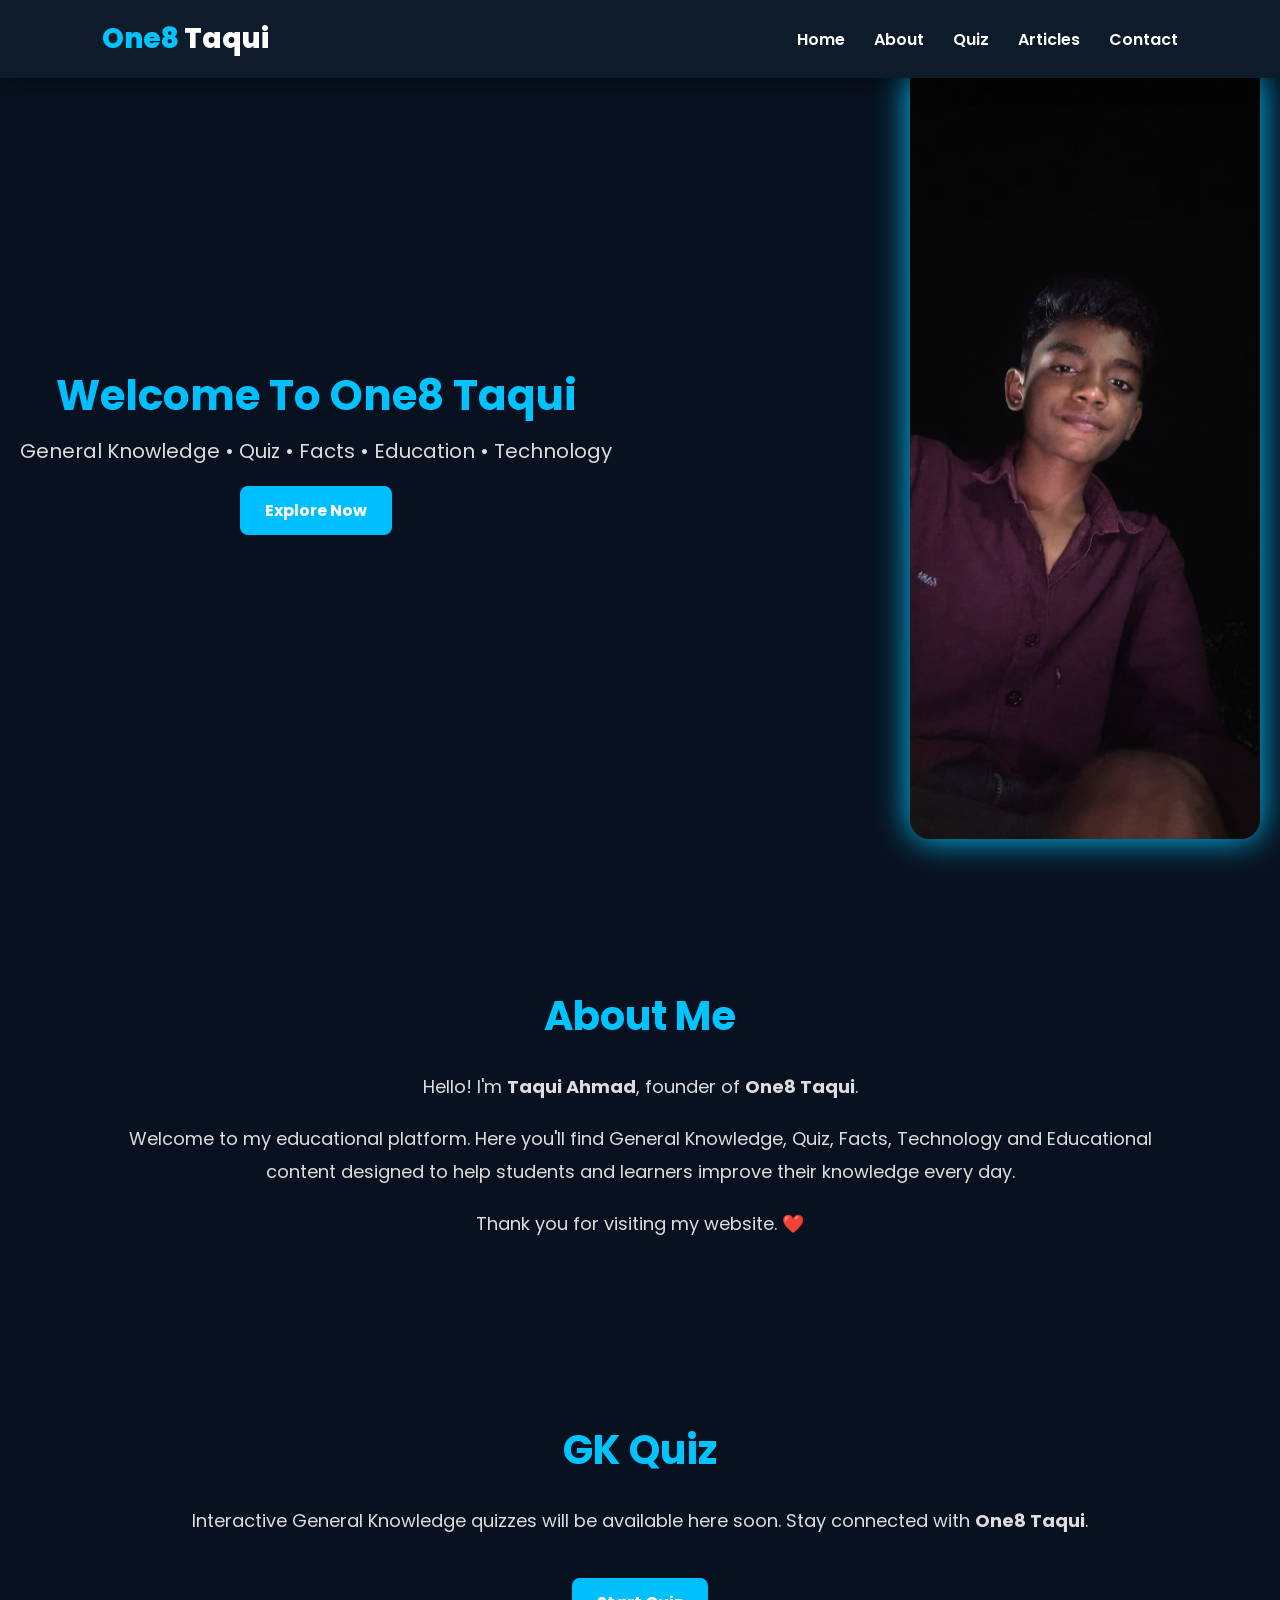
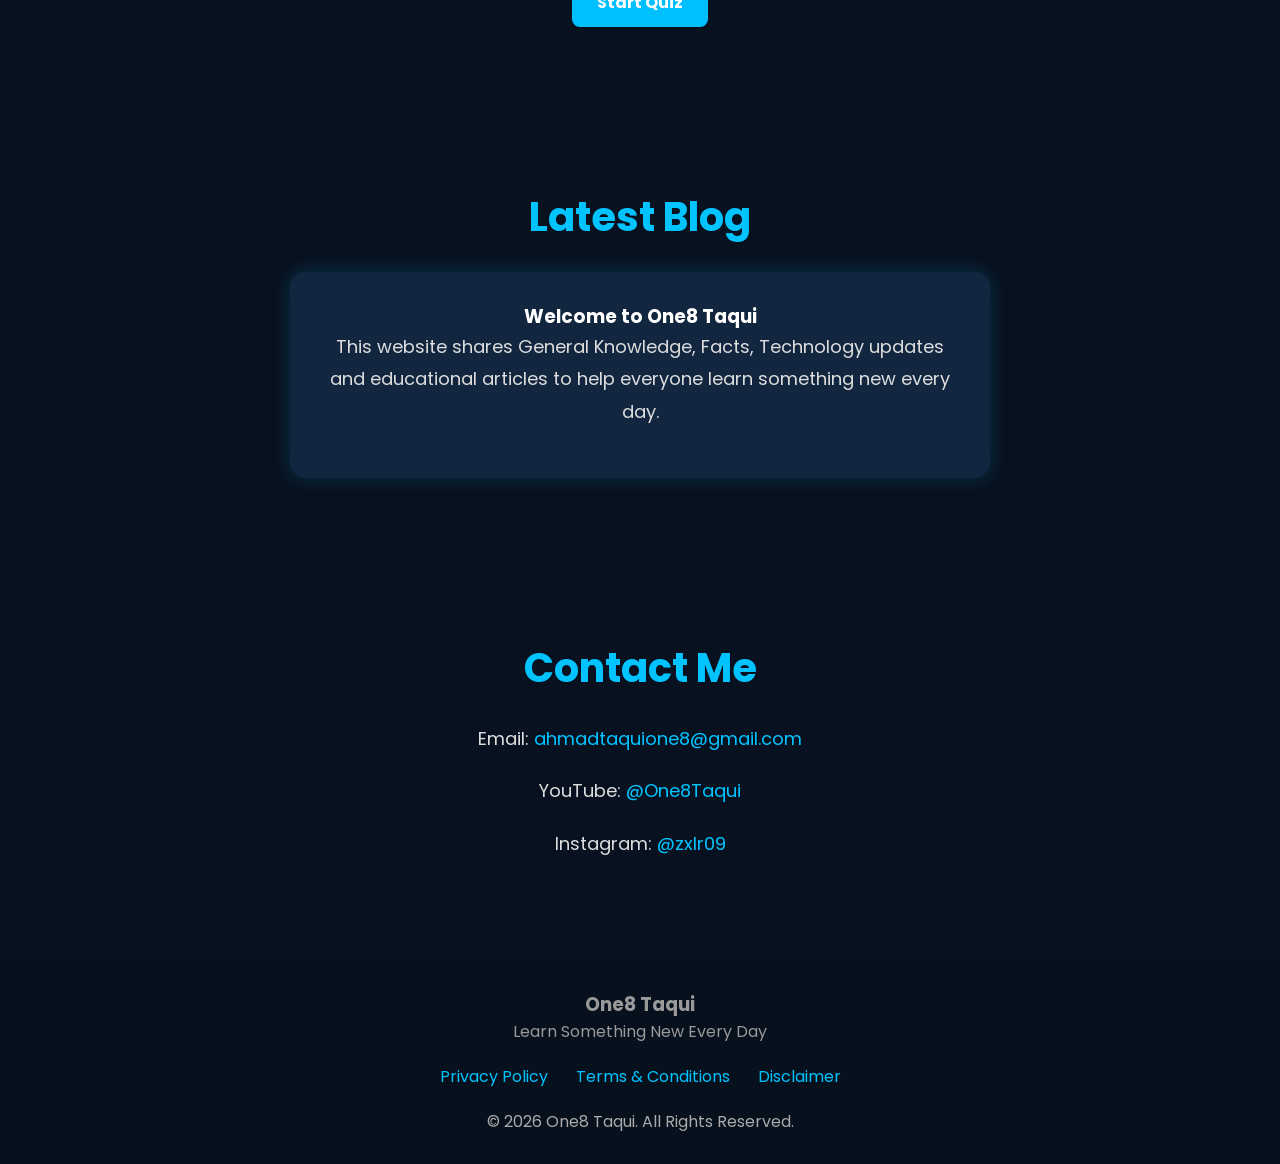
<file: index.html>
<!DOCTYPE html>
<html lang="en">
<head>
<meta charset="UTF-8">
<meta name="viewport" content="width=device-width, initial-scale=1.0">

<title>One8 Taqui | GK, Quiz & Facts</title>

<meta name="description" content="One8 Taqui - General Knowledge, Quiz, Facts, Education and Technology.">
<meta name="keywords" content="GK, Quiz, Facts, Education, One8 Taqui, Taqui Ahmad">
<meta name="author" content="Taqui Ahmad">

<link rel="stylesheet" href="style.css">

<link rel="preconnect" href="https://fonts.googleapis.com">
<link rel="preconnect" href="https://fonts.gstatic.com" crossorigin>

<link href="https://fonts.googleapis.com/css2?family=Poppins:wght@300;400;600;700;800&display=swap" rel="stylesheet">
</head>

<body>

<header>

<div class="logo">
One8 <span>Taqui</span>
</div>

<nav>

<a href="#home">Home</a>

<a href="#about">About</a>

<a href="#quiz">Quiz</a>

<a href="articles.html">Articles</a>

<a href="#contact">Contact</a>

</nav>

</header>

<section id="home" class="hero">

<div class="hero-left">

<h1>
Welcome To
<span>One8 Taqui</span>
</h1>

<p>

General Knowledge • Quiz • Facts • Education • Technology

</p>

<a href="#about" class="btn">
Explore Now
</a>

</div>

<div class="hero-right">

<img src="founder.png" alt="Founder Taqui Ahmad">

</div>

</section>
<section id="about" class="about">

<h2>About Me</h2>

<p>
Hello! I'm <strong>Taqui Ahmad</strong>, founder of
<strong>One8 Taqui</strong>.
</p>

<p>
Welcome to my educational platform. Here you'll find General Knowledge, Quiz, Facts, Technology and Educational content designed to help students and learners improve their knowledge every day.
</p>

<p>
Thank you for visiting my website. ❤️
</p>

</section>


<section id="quiz" class="quiz">

<h2>GK Quiz</h2>

<p>
Interactive General Knowledge quizzes will be available here soon.
Stay connected with <strong>One8 Taqui</strong>.
</p>

<a href="quiz.html" class="btn">
    Start Quiz
</a>

</section>


<section id="blog" class="blog">

<h2>Latest Blog</h2>

<div class="card">

<h3>Welcome to One8 Taqui</h3>

<p>
This website shares General Knowledge, Facts, Technology updates and educational articles to help everyone learn something new every day.
</p>

</div>

</section>


<section id="contact" class="contact">

<h2>Contact Me</h2>

<p>
Email:
<a href="mailto:ahmadtaquione8@gmail.com">
ahmadtaquione8@gmail.com
</a>
</p>

<p>
YouTube:
<a href="https://youtube.com/@One8Taqui" target="_blank">
@One8Taqui
</a>
</p>

<p>
Instagram:
<a href="https://instagram.com/zxlr09" target="_blank">
@zxlr09
</a>
</p>

</section>
<footer>

<div class="footer-content">

<h3>One8 Taqui</h3>

<p>
Learn Something New Every Day
</p>

<div class="footer-links">

<a href="privacy.html">Privacy Policy</a>

<a href="terms.html">Terms & Conditions</a>

<a href="disclaimer.html">Disclaimer</a>

</div>

<p class="copyright">
© 2026 One8 Taqui. All Rights Reserved.
</p>

</div>

</footer>

<script src="script.js"></script>

</body>
</html>
</file>
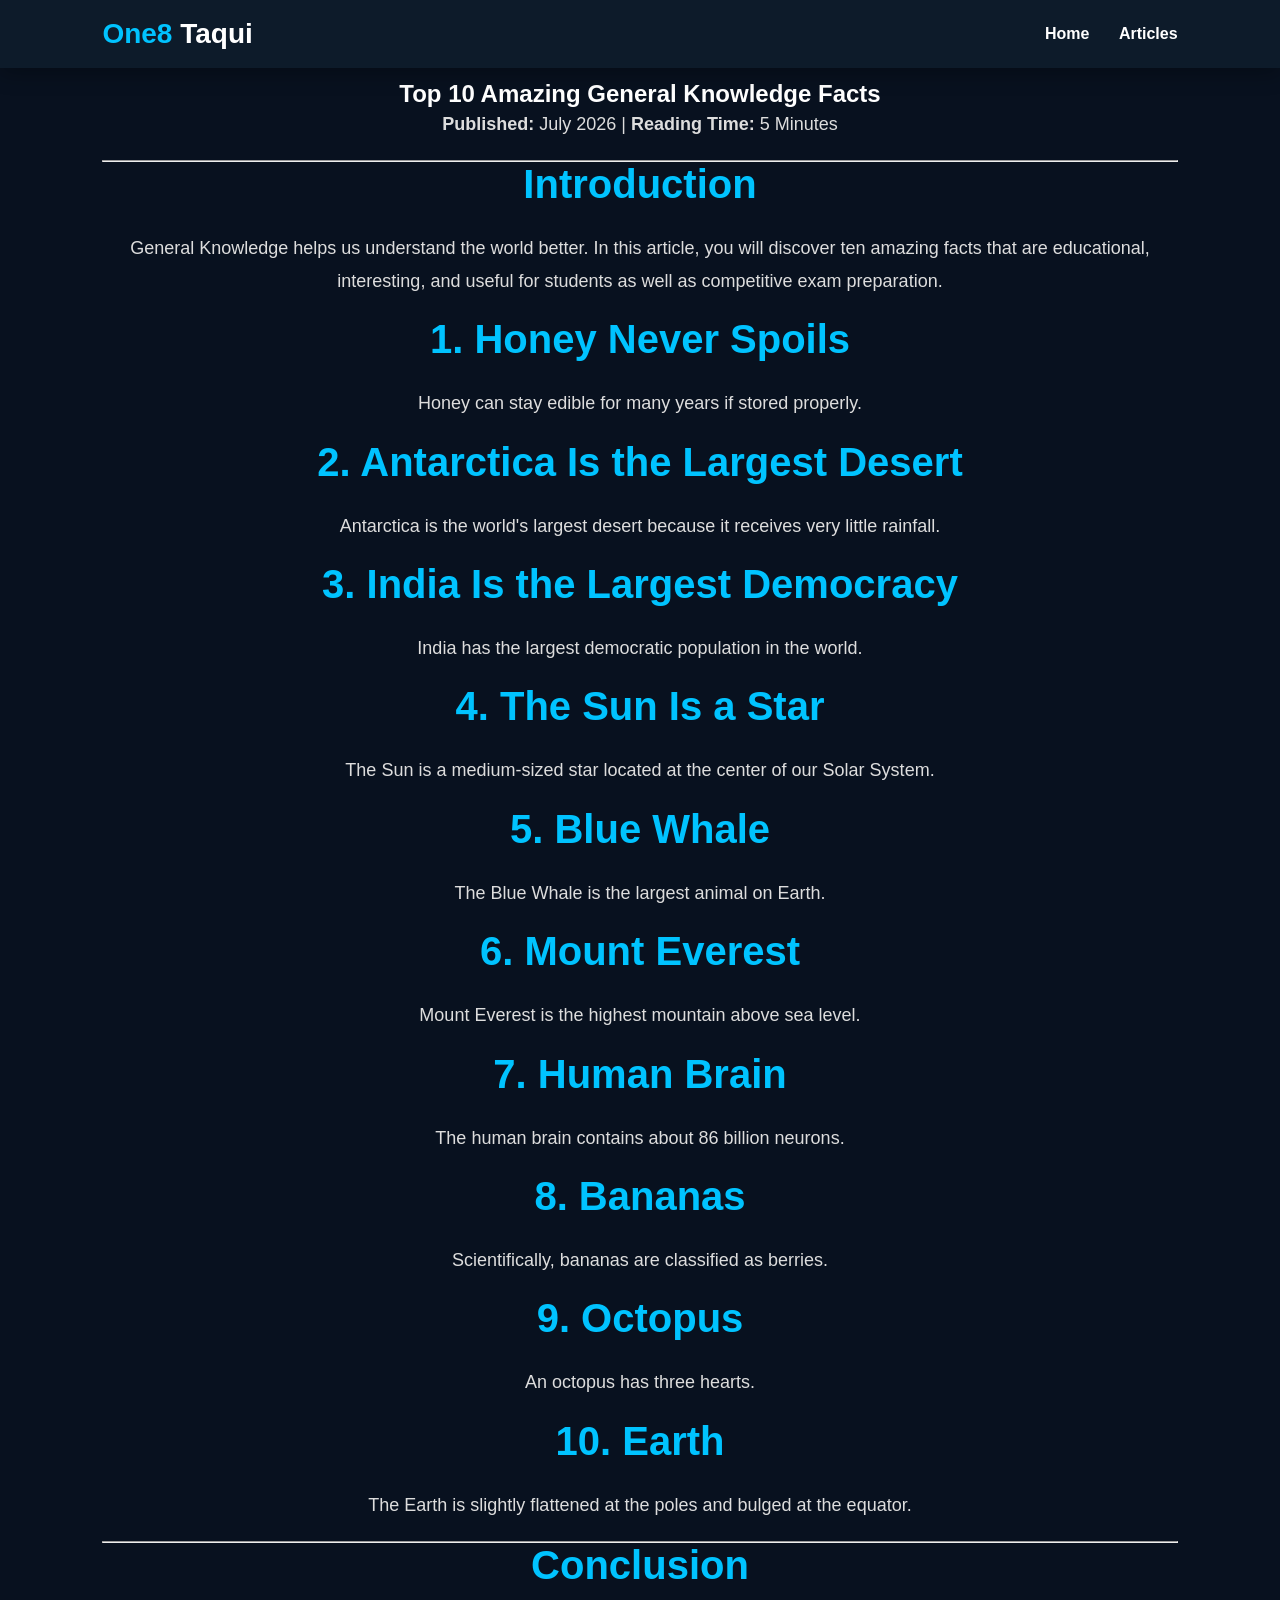
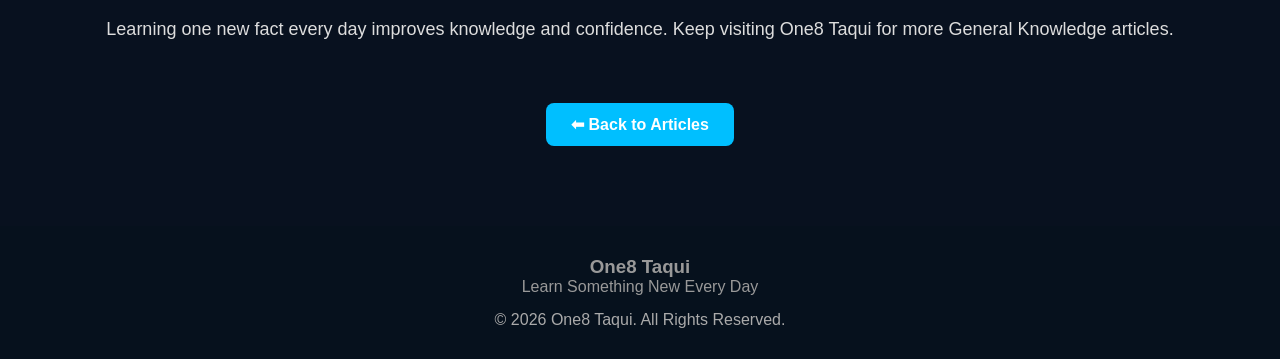
<file: article1.html>
<!DOCTYPE html>
<html lang="en">
<head>
<meta charset="UTF-8">
<meta name="viewport" content="width=device-width, initial-scale=1.0">
<title>Top 10 Amazing General Knowledge Facts | One8 Taqui</title>
<meta name="description" content="Read the Top 10 Amazing General Knowledge Facts on One8 Taqui. Improve your knowledge with interesting and educational facts.">
<link rel="stylesheet" href="style.css">
</head>

<body>

<header>
    <div class="logo">
        One8 <span>Taqui</span>
    </div>

    <nav>
        <a href="index.html">Home</a>
        <a href="articles.html">Articles</a>
    </nav>
</header>

<section class="about">

<h1>Top 10 Amazing General Knowledge Facts</h1>

<p><strong>Published:</strong> July 2026 | <strong>Reading Time:</strong> 5 Minutes</p>

<hr>

<h2>Introduction</h2>

<p>
General Knowledge helps us understand the world better. In this article, you will discover ten amazing facts that are educational, interesting, and useful for students as well as competitive exam preparation.
</p>

<h2>1. Honey Never Spoils</h2>
<p>Honey can stay edible for many years if stored properly.</p>

<h2>2. Antarctica Is the Largest Desert</h2>
<p>Antarctica is the world's largest desert because it receives very little rainfall.</p>

<h2>3. India Is the Largest Democracy</h2>
<p>India has the largest democratic population in the world.</p>

<h2>4. The Sun Is a Star</h2>
<p>The Sun is a medium-sized star located at the center of our Solar System.</p>

<h2>5. Blue Whale</h2>
<p>The Blue Whale is the largest animal on Earth.</p>

<h2>6. Mount Everest</h2>
<p>Mount Everest is the highest mountain above sea level.</p>

<h2>7. Human Brain</h2>
<p>The human brain contains about 86 billion neurons.</p>

<h2>8. Bananas</h2>
<p>Scientifically, bananas are classified as berries.</p>

<h2>9. Octopus</h2>
<p>An octopus has three hearts.</p>

<h2>10. Earth</h2>
<p>The Earth is slightly flattened at the poles and bulged at the equator.</p>

<hr>

<h2>Conclusion</h2>

<p>
Learning one new fact every day improves knowledge and confidence. Keep visiting One8 Taqui for more General Knowledge articles.
</p>

<br>

<a href="articles.html" class="btn">⬅ Back to Articles</a>

</section>

<footer>
<div class="footer-content">
<h3>One8 Taqui</h3>
<p>Learn Something New Every Day</p>

<p class="copyright">
© 2026 One8 Taqui. All Rights Reserved.
</p>

</div>
</footer>

</body>
</html>
</file>
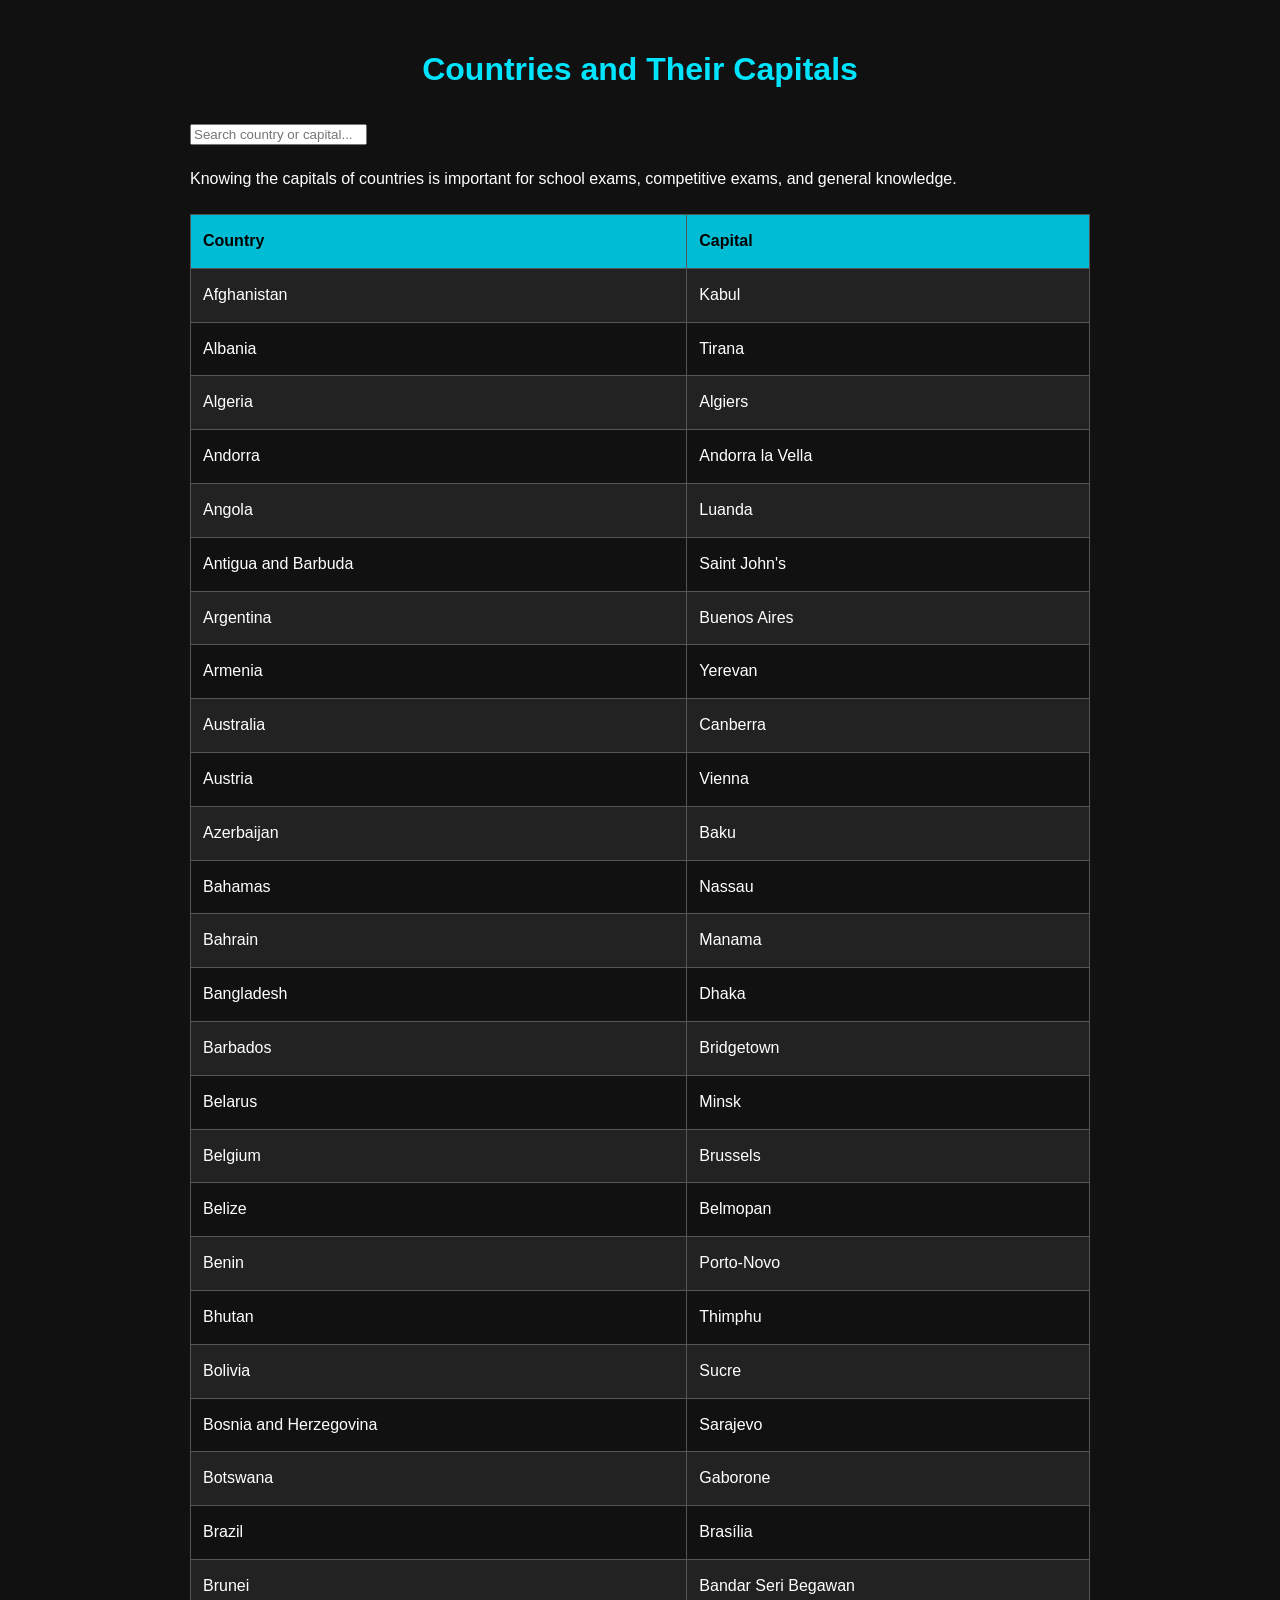
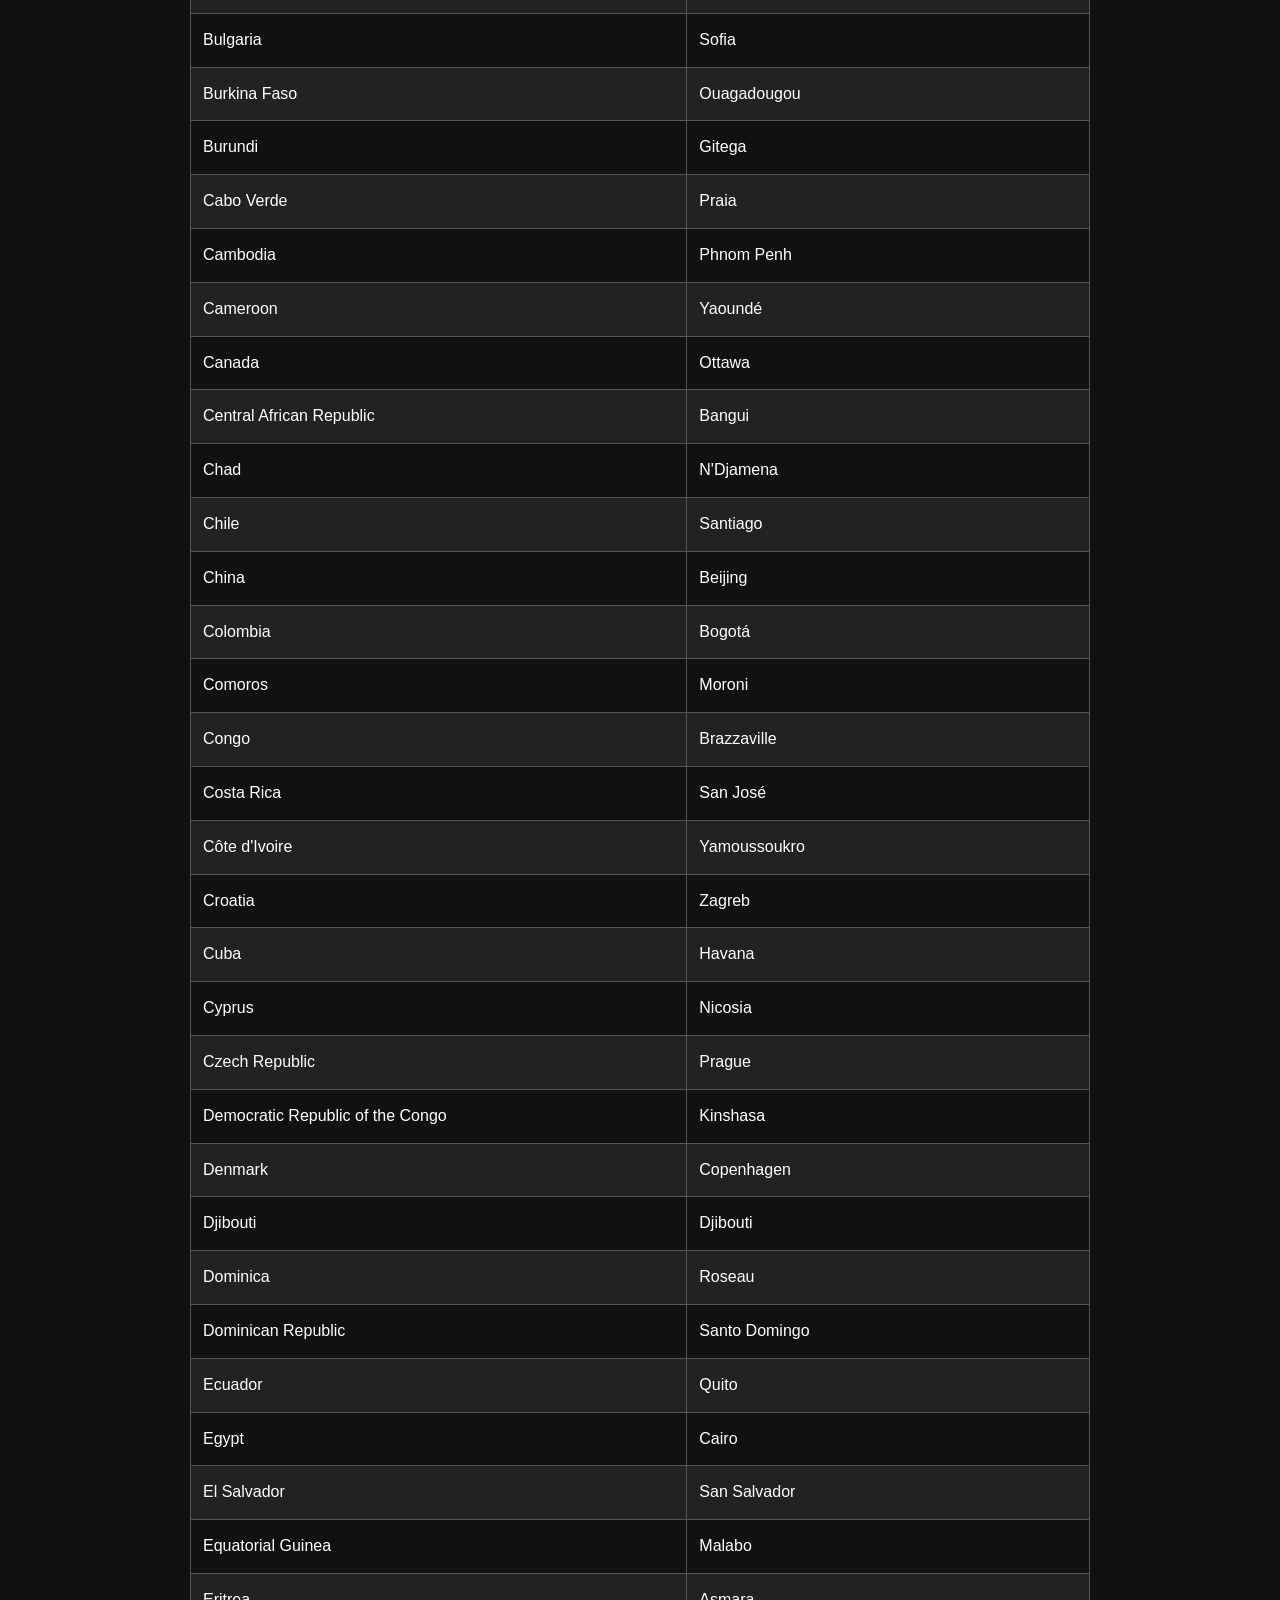
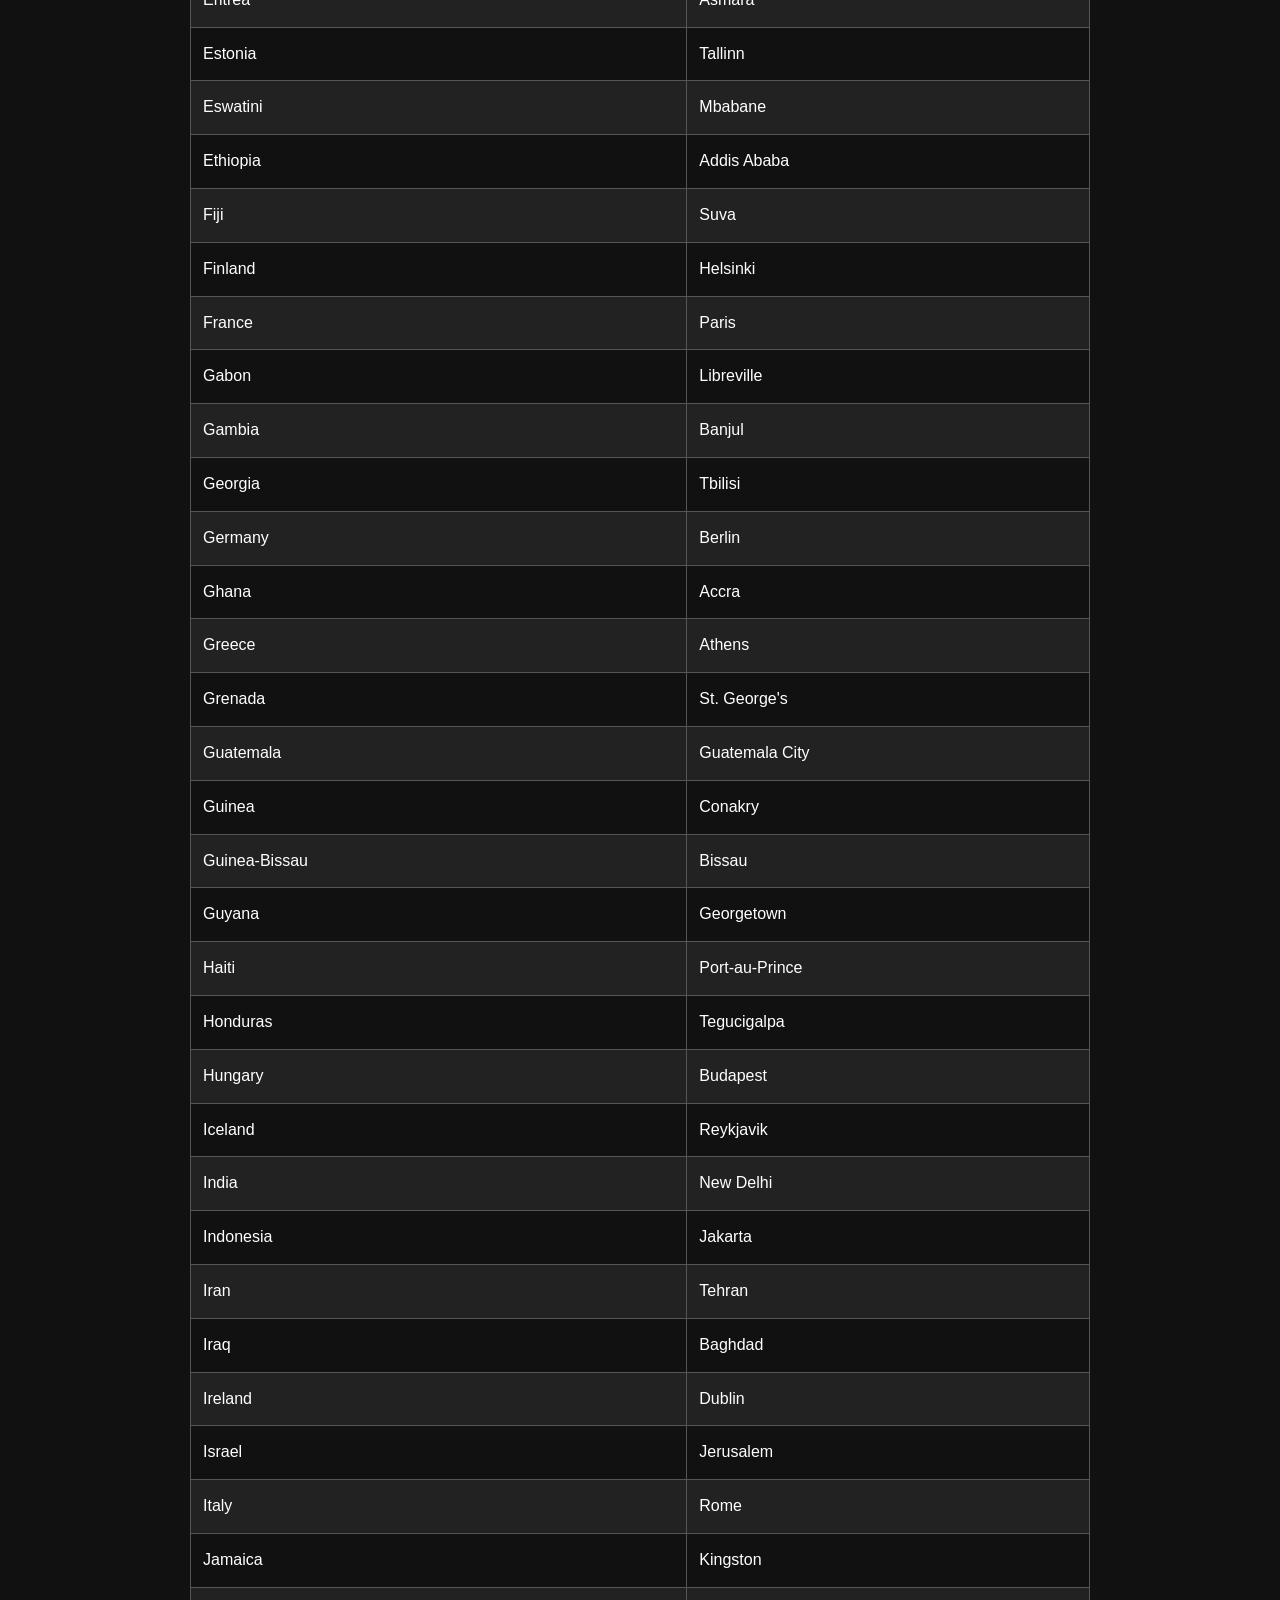
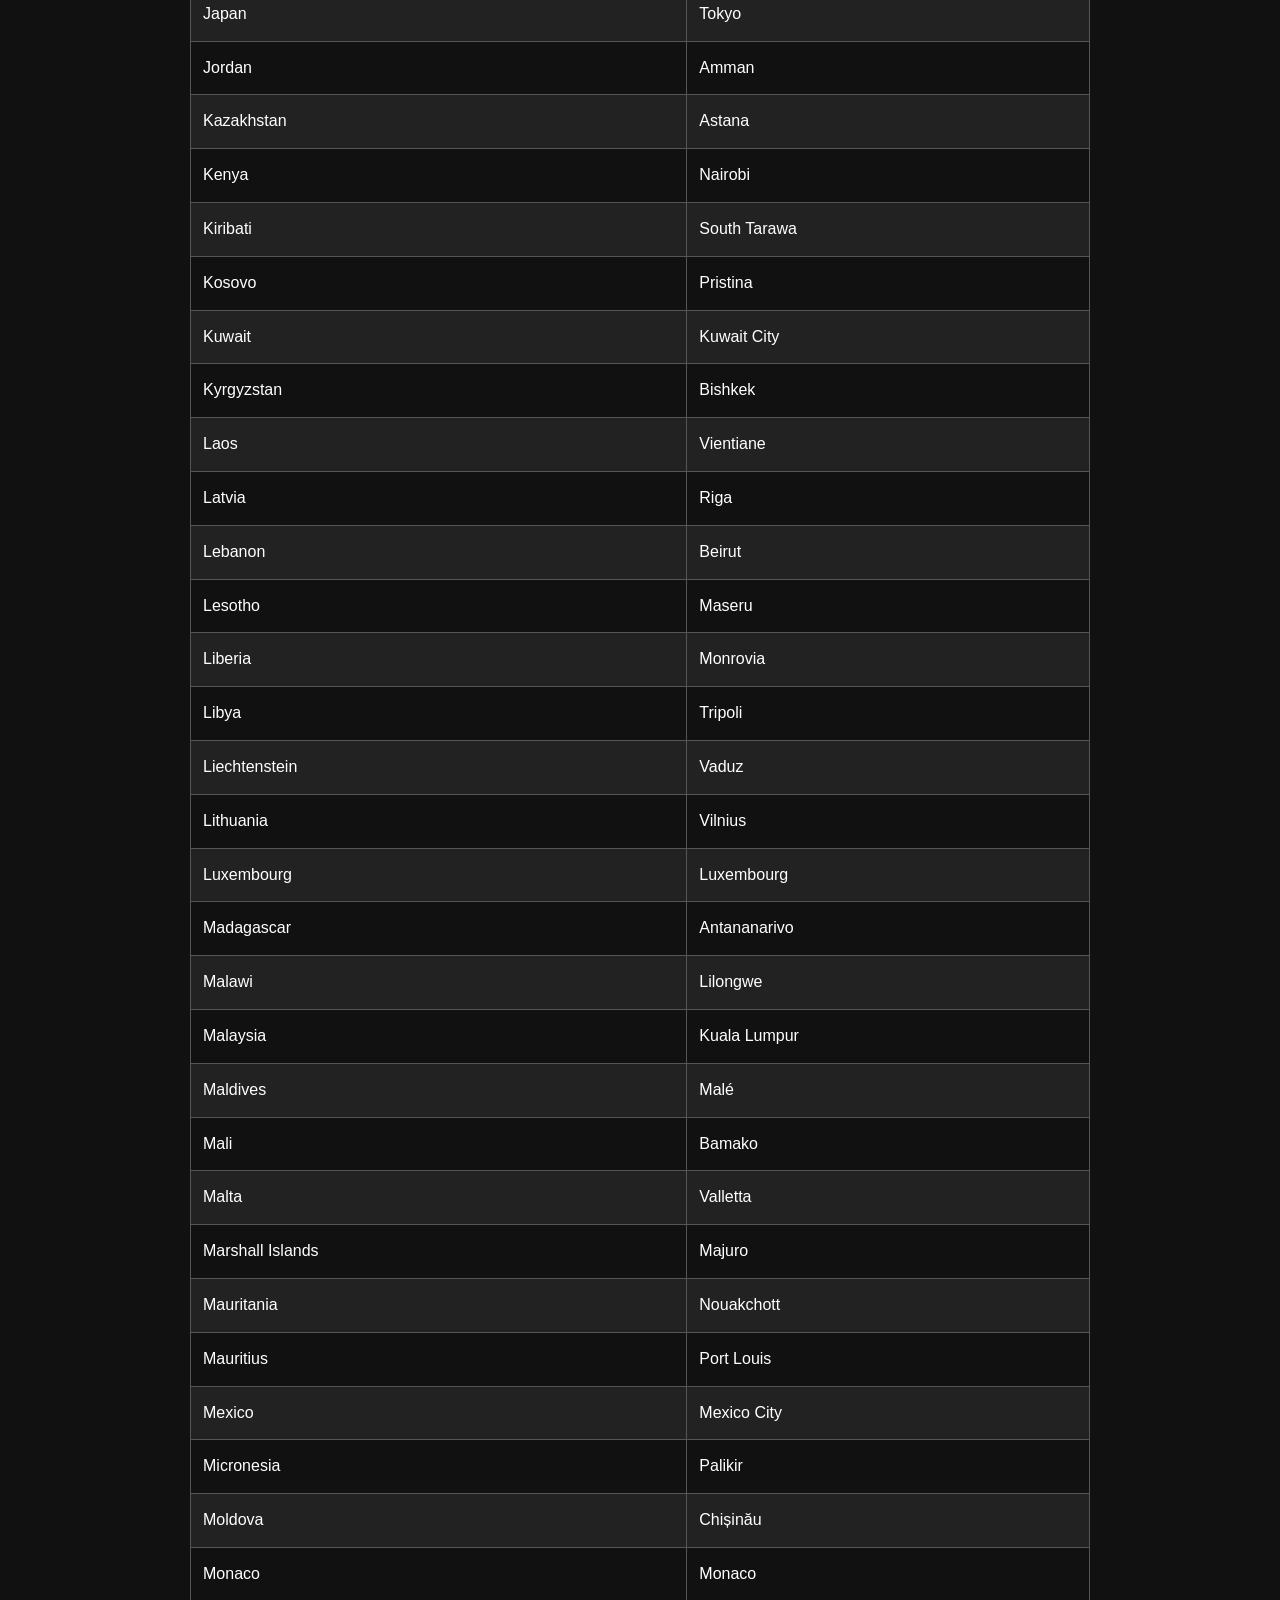
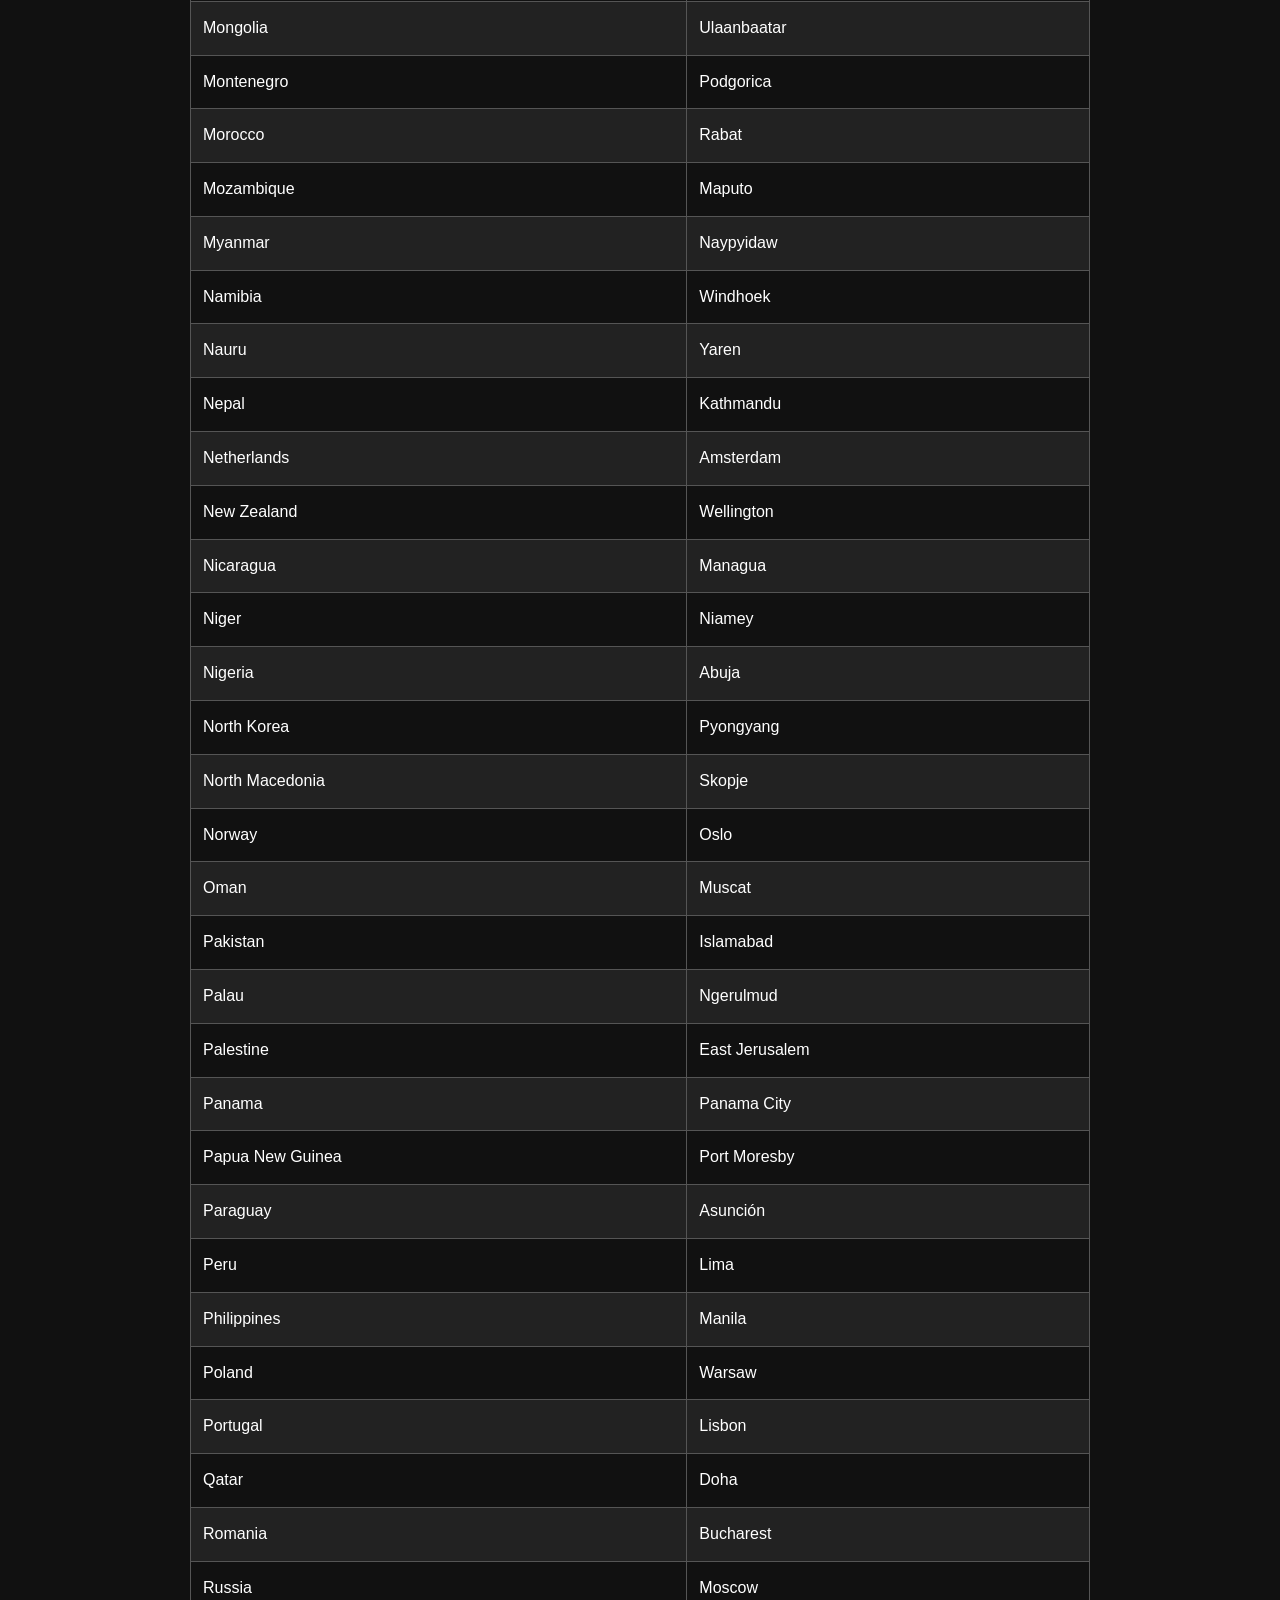
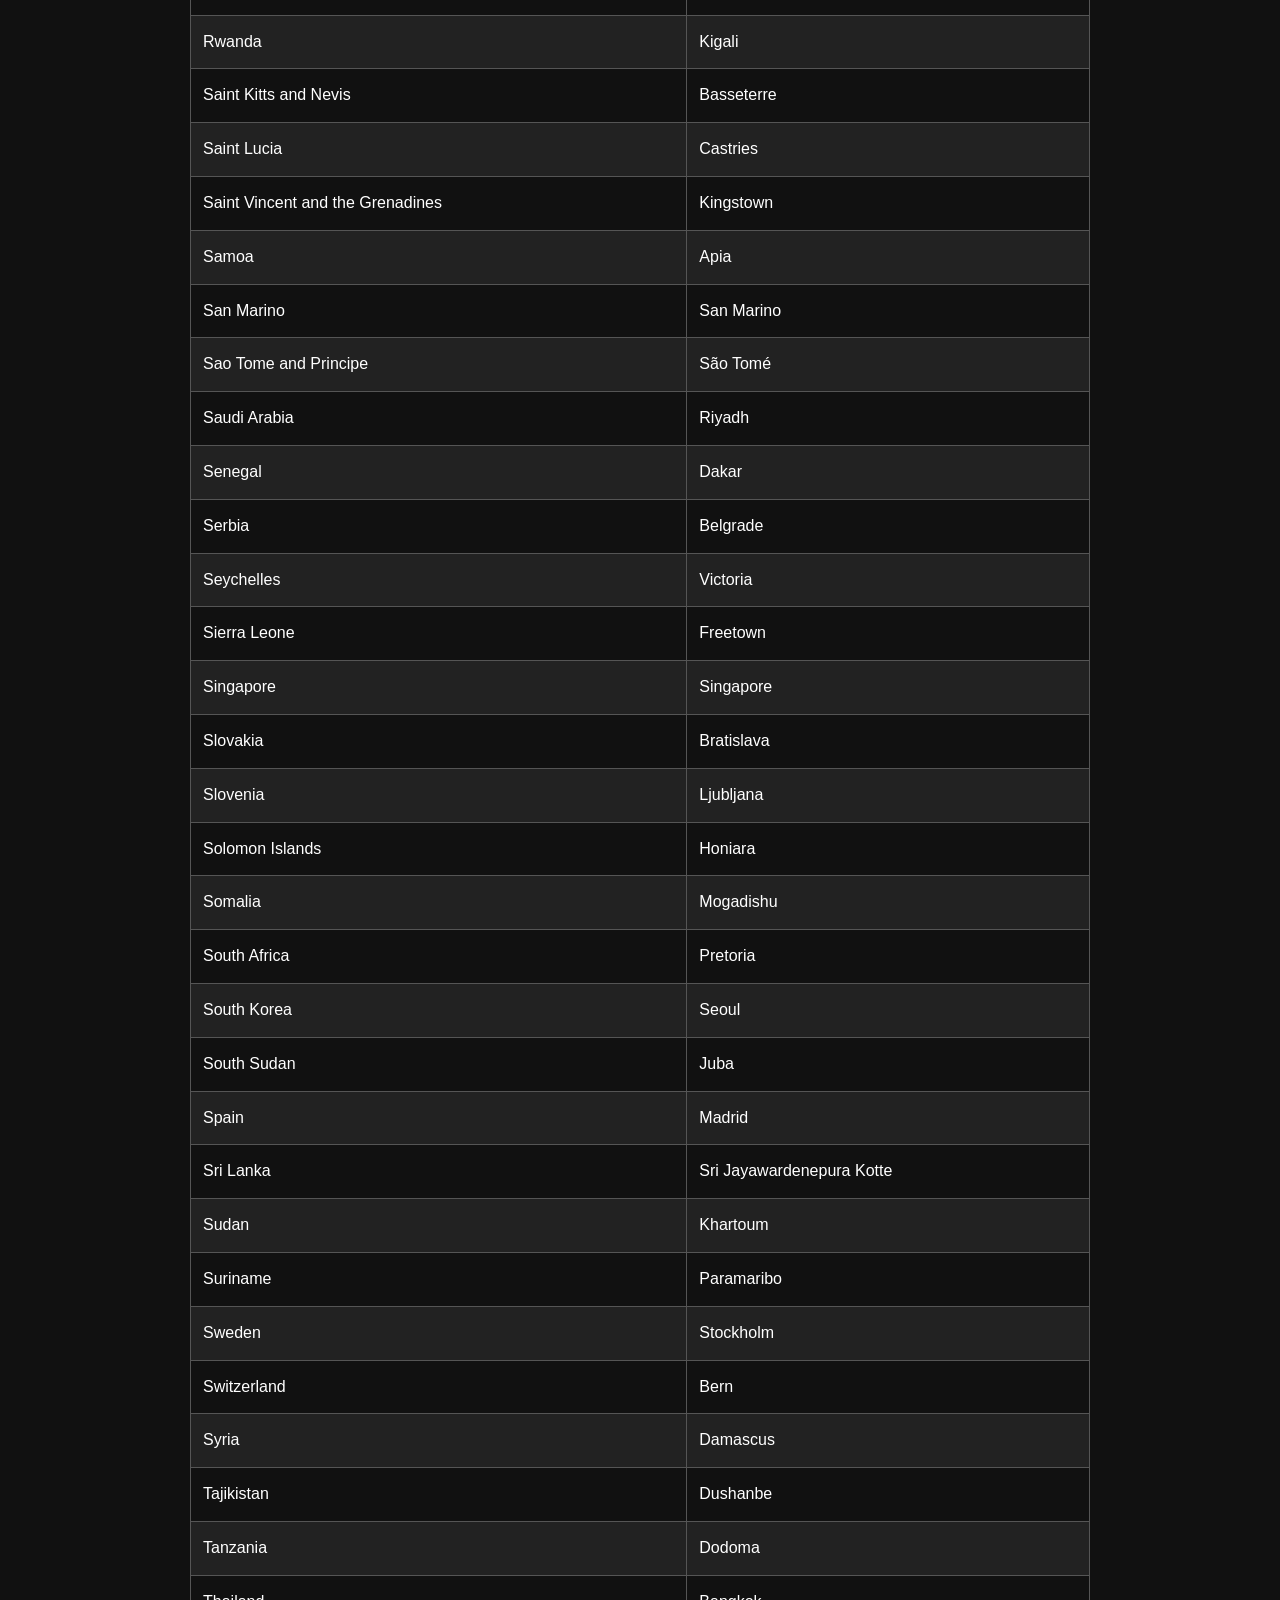
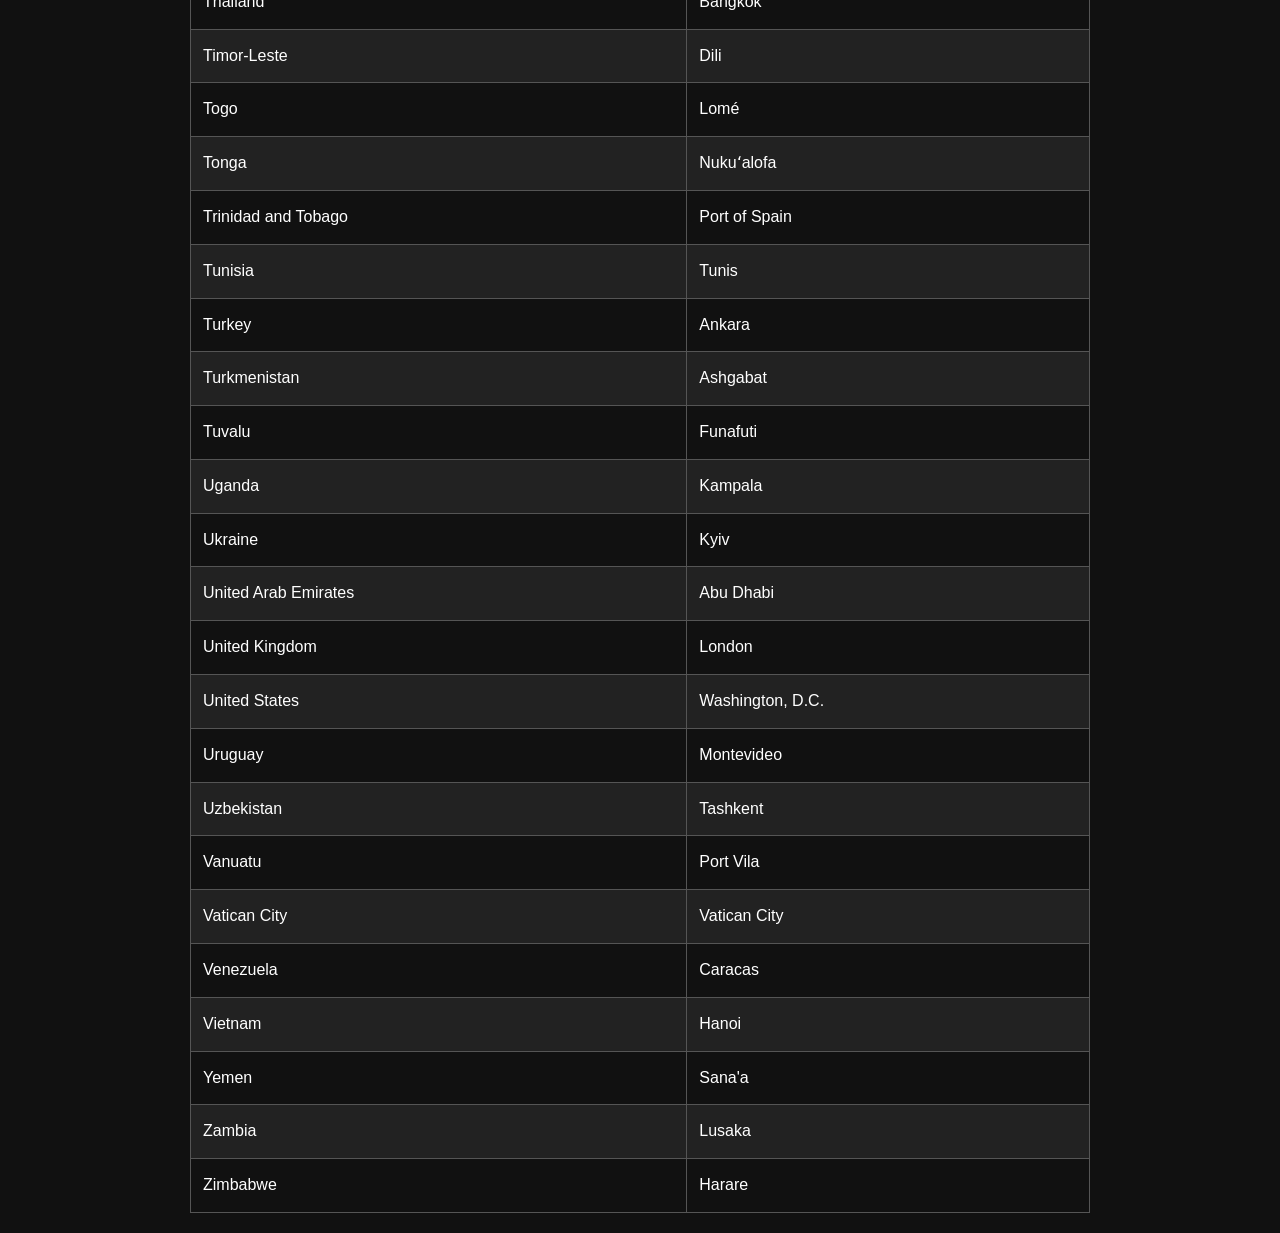
<file: article2.html>
<!DOCTYPE html>
<html lang="en">
<head>
<meta charset="UTF-8">
<meta name="viewport" content="width=device-width, initial-scale=1.0">
<title>Countries and Capitals List (2026) | One8 Taqui GK</title>
<meta name="description" content="Learn countries and their capitals with an easy table. Free GK study material by One8 Taqui. ">
<meta name="keywords" content="Countries and Capitals, World GK, GK Questions, One8 Taqui, General Knowledge">
    <style>
body{
    font-family: Arial, sans-serif;
    background:#111;
    color:white;
    margin:0;
    padding:20px;
    line-height:1.8;
}
.container{
    max-width:900px;
    margin:auto;
}
h1{
    color:#00e5ff;
    text-align:center;
}
  table{
    width:100%;
    border-collapse:collapse;
    margin-top:20px;
}
th,td{
    border:1px solid #555;
    padding:12px;
    text-align:left;
}
th{
    background:#00bcd4;
    color:black;
}
tr:nth-child(even){
    background:#222;
}
</style>
</head>

<body>

<div class="container">

<h1>Countries and Their Capitals</h1>
<input type="text" id="searchInput" onkeyup="searchCountry()" placeholder="Search country or capital...">
<p>
Knowing the capitals of countries is important for school exams, competitive exams, and general knowledge.
</p>
<table>
<tr>
<th>Country</th>
<th>Capital</th>
</tr>

<tr><td>Afghanistan</td><td>Kabul</td></tr>
<tr><td>Albania</td><td>Tirana</td></tr>
<tr><td>Algeria</td><td>Algiers</td></tr>
<tr><td>Andorra</td><td>Andorra la Vella</td></tr>
<tr><td>Angola</td><td>Luanda</td></tr>
<tr><td>Antigua and Barbuda</td><td>Saint John's</td></tr>
<tr><td>Argentina</td><td>Buenos Aires</td></tr>
<tr><td>Armenia</td><td>Yerevan</td></tr>
<tr><td>Australia</td><td>Canberra</td></tr>
<tr><td>Austria</td><td>Vienna</td></tr>
<tr><td>Azerbaijan</td><td>Baku</td></tr>

<tr><td>Bahamas</td><td>Nassau</td></tr>
<tr><td>Bahrain</td><td>Manama</td></tr>
<tr><td>Bangladesh</td><td>Dhaka</td></tr>
<tr><td>Barbados</td><td>Bridgetown</td></tr>
<tr><td>Belarus</td><td>Minsk</td></tr>
<tr><td>Belgium</td><td>Brussels</td></tr>
<tr><td>Belize</td><td>Belmopan</td></tr>
<tr><td>Benin</td><td>Porto-Novo</td></tr>
<tr><td>Bhutan</td><td>Thimphu</td></tr>
<tr><td>Bolivia</td><td>Sucre</td></tr>
<tr><td>Bosnia and Herzegovina</td><td>Sarajevo</td></tr>
<tr><td>Botswana</td><td>Gaborone</td></tr>
<tr><td>Brazil</td><td>Brasília</td></tr>
<tr><td>Brunei</td><td>Bandar Seri Begawan</td></tr>
<tr><td>Bulgaria</td><td>Sofia</td></tr>
<tr><td>Burkina Faso</td><td>Ouagadougou</td></tr>
<tr><td>Burundi</td><td>Gitega</td></tr>
<tr><td>Cabo Verde</td><td>Praia</td></tr>
<tr><td>Cambodia</td><td>Phnom Penh</td></tr>
<tr><td>Cameroon</td><td>Yaoundé</td></tr>
<tr><td>Canada</td><td>Ottawa</td></tr>
<tr><td>Central African Republic</td><td>Bangui</td></tr>
<tr><td>Chad</td><td>N'Djamena</td></tr>
<tr><td>Chile</td><td>Santiago</td></tr>
<tr><td>China</td><td>Beijing</td></tr>
<tr><td>Colombia</td><td>Bogotá</td></tr>
<tr><td>Comoros</td><td>Moroni</td></tr>
<tr><td>Congo</td><td>Brazzaville</td></tr>
<tr><td>Costa Rica</td><td>San José</td></tr>
<tr><td>Côte d'Ivoire</td><td>Yamoussoukro</td></tr>
<tr><td>Croatia</td><td>Zagreb</td></tr>
<tr><td>Cuba</td><td>Havana</td></tr>
<tr><td>Cyprus</td><td>Nicosia</td></tr>
<tr><td>Czech Republic</td><td>Prague</td></tr>
<tr><td>Democratic Republic of the Congo</td><td>Kinshasa</td></tr>
<tr><td>Denmark</td><td>Copenhagen</td></tr>
<tr><td>Djibouti</td><td>Djibouti</td></tr>
<tr><td>Dominica</td><td>Roseau</td></tr>
<tr><td>Dominican Republic</td><td>Santo Domingo</td></tr>
<tr><td>Ecuador</td><td>Quito</td></tr>
<tr><td>Egypt</td><td>Cairo</td></tr>
<tr><td>El Salvador</td><td>San Salvador</td></tr>
<tr><td>Equatorial Guinea</td><td>Malabo</td></tr>
<tr><td>Eritrea</td><td>Asmara</td></tr>
<tr><td>Estonia</td><td>Tallinn</td></tr>
<tr><td>Eswatini</td><td>Mbabane</td></tr>
<tr><td>Ethiopia</td><td>Addis Ababa</td></tr>
<tr><td>Fiji</td><td>Suva</td></tr>
<tr><td>Finland</td><td>Helsinki</td></tr>
<tr><td>France</td><td>Paris</td></tr>
<tr><td>Gabon</td><td>Libreville</td></tr>
<tr><td>Gambia</td><td>Banjul</td></tr>
<tr><td>Georgia</td><td>Tbilisi</td></tr>
<tr><td>Germany</td><td>Berlin</td></tr>
<tr><td>Ghana</td><td>Accra</td></tr>
<tr><td>Greece</td><td>Athens</td></tr>
<tr><td>Grenada</td><td>St. George's</td></tr>
<tr><td>Guatemala</td><td>Guatemala City</td></tr>
<tr><td>Guinea</td><td>Conakry</td></tr>
<tr><td>Guinea-Bissau</td><td>Bissau</td></tr>
<tr><td>Guyana</td><td>Georgetown</td></tr>
<tr><td>Haiti</td><td>Port-au-Prince</td></tr>
<tr><td>Honduras</td><td>Tegucigalpa</td></tr>
<tr><td>Hungary</td><td>Budapest</td></tr>
<tr><td>Iceland</td><td>Reykjavik</td></tr>
<tr><td>India</td><td>New Delhi</td></tr>
<tr><td>Indonesia</td><td>Jakarta</td></tr>
<tr><td>Iran</td><td>Tehran</td></tr>
<tr><td>Iraq</td><td>Baghdad</td></tr>
<tr><td>Ireland</td><td>Dublin</td></tr>
<tr><td>Israel</td><td>Jerusalem</td></tr>
<tr><td>Italy</td><td>Rome</td></tr>
<tr><td>Jamaica</td><td>Kingston</td></tr>
<tr><td>Japan</td><td>Tokyo</td></tr>
<tr><td>Jordan</td><td>Amman</td></tr>

<tr><td>Kazakhstan</td><td>Astana</td></tr>
<tr><td>Kenya</td><td>Nairobi</td></tr>
<tr><td>Kiribati</td><td>South Tarawa</td></tr>
<tr><td>Kosovo</td><td>Pristina</td></tr>
<tr><td>Kuwait</td><td>Kuwait City</td></tr>
<tr><td>Kyrgyzstan</td><td>Bishkek</td></tr>

<tr><td>Laos</td><td>Vientiane</td></tr>
<tr><td>Latvia</td><td>Riga</td></tr>
<tr><td>Lebanon</td><td>Beirut</td></tr>
<tr><td>Lesotho</td><td>Maseru</td></tr>
<tr><td>Liberia</td><td>Monrovia</td></tr>
<tr><td>Libya</td><td>Tripoli</td></tr>
<tr><td>Liechtenstein</td><td>Vaduz</td></tr>
<tr><td>Lithuania</td><td>Vilnius</td></tr>
<tr><td>Luxembourg</td><td>Luxembourg</td></tr>
<tr><td>Madagascar</td><td>Antananarivo</td></tr>
<tr><td>Malawi</td><td>Lilongwe</td></tr>
<tr><td>Malaysia</td><td>Kuala Lumpur</td></tr>
<tr><td>Maldives</td><td>Malé</td></tr>
<tr><td>Mali</td><td>Bamako</td></tr>
<tr><td>Malta</td><td>Valletta</td></tr>
<tr><td>Marshall Islands</td><td>Majuro</td></tr>
<tr><td>Mauritania</td><td>Nouakchott</td></tr>
<tr><td>Mauritius</td><td>Port Louis</td></tr>
<tr><td>Mexico</td><td>Mexico City</td></tr>
<tr><td>Micronesia</td><td>Palikir</td></tr>
<tr><td>Moldova</td><td>Chișinău</td></tr>
<tr><td>Monaco</td><td>Monaco</td></tr>
<tr><td>Mongolia</td><td>Ulaanbaatar</td></tr>
<tr><td>Montenegro</td><td>Podgorica</td></tr>
<tr><td>Morocco</td><td>Rabat</td></tr>
<tr><td>Mozambique</td><td>Maputo</td></tr>
<tr><td>Myanmar</td><td>Naypyidaw</td></tr>

<tr><td>Namibia</td><td>Windhoek</td></tr>
<tr><td>Nauru</td><td>Yaren</td></tr>
<tr><td>Nepal</td><td>Kathmandu</td></tr>
<tr><td>Netherlands</td><td>Amsterdam</td></tr>
<tr><td>New Zealand</td><td>Wellington</td></tr>
<tr><td>Nicaragua</td><td>Managua</td></tr>
<tr><td>Niger</td><td>Niamey</td></tr>
<tr><td>Nigeria</td><td>Abuja</td></tr>
<tr><td>North Korea</td><td>Pyongyang</td></tr>
<tr><td>North Macedonia</td><td>Skopje</td></tr>
<tr><td>Norway</td><td>Oslo</td></tr>

<tr><td>Oman</td><td>Muscat</td></tr>

<tr><td>Pakistan</td><td>Islamabad</td></tr>
<tr><td>Palau</td><td>Ngerulmud</td></tr>
<tr><td>Palestine</td><td>East Jerusalem</td></tr>
<tr><td>Panama</td><td>Panama City</td></tr>
<tr><td>Papua New Guinea</td><td>Port Moresby</td></tr>
<tr><td>Paraguay</td><td>Asunción</td></tr>
<tr><td>Peru</td><td>Lima</td></tr>
<tr><td>Philippines</td><td>Manila</td></tr>
<tr><td>Poland</td><td>Warsaw</td></tr>
<tr><td>Portugal</td><td>Lisbon</td></tr>

<tr><td>Qatar</td><td>Doha</td></tr>

<tr><td>Romania</td><td>Bucharest</td></tr>
<tr><td>Russia</td><td>Moscow</td></tr>
<tr><td>Rwanda</td><td>Kigali</td></tr>

<tr><td>Saint Kitts and Nevis</td><td>Basseterre</td></tr>
<tr><td>Saint Lucia</td><td>Castries</td></tr>
<tr><td>Saint Vincent and the Grenadines</td><td>Kingstown</td></tr>
<tr><td>Samoa</td><td>Apia</td></tr>
<tr><td>San Marino</td><td>San Marino</td></tr>
<tr><td>Sao Tome and Principe</td><td>São Tomé</td></tr>
<tr><td>Saudi Arabia</td><td>Riyadh</td></tr>
<tr><td>Senegal</td><td>Dakar</td></tr>
<tr><td>Serbia</td><td>Belgrade</td></tr>
<tr><td>Seychelles</td><td>Victoria</td></tr>
<tr><td>Sierra Leone</td><td>Freetown</td></tr>
<tr><td>Singapore</td><td>Singapore</td></tr>
<tr><td>Slovakia</td><td>Bratislava</td></tr>
<tr><td>Slovenia</td><td>Ljubljana</td></tr>
<tr><td>Solomon Islands</td><td>Honiara</td></tr>
<tr><td>Somalia</td><td>Mogadishu</td></tr>
<tr><td>South Africa</td><td>Pretoria</td></tr>
<tr><td>South Korea</td><td>Seoul</td></tr>
<tr><td>South Sudan</td><td>Juba</td></tr>
<tr><td>Spain</td><td>Madrid</td></tr>
<tr><td>Sri Lanka</td><td>Sri Jayawardenepura Kotte</td></tr>
<tr><td>Sudan</td><td>Khartoum</td></tr>
<tr><td>Suriname</td><td>Paramaribo</td></tr>
<tr><td>Sweden</td><td>Stockholm</td></tr>
<tr><td>Switzerland</td><td>Bern</td></tr>
<tr><td>Syria</td><td>Damascus</td></tr>

<tr><td>Tajikistan</td><td>Dushanbe</td></tr>
<tr><td>Tanzania</td><td>Dodoma</td></tr>
<tr><td>Thailand</td><td>Bangkok</td></tr>
<tr><td>Timor-Leste</td><td>Dili</td></tr>
<tr><td>Togo</td><td>Lomé</td></tr>
<tr><td>Tonga</td><td>Nukuʻalofa</td></tr>
<tr><td>Trinidad and Tobago</td><td>Port of Spain</td></tr>
<tr><td>Tunisia</td><td>Tunis</td></tr>
<tr><td>Turkey</td><td>Ankara</td></tr>
<tr><td>Turkmenistan</td><td>Ashgabat</td></tr>
<tr><td>Tuvalu</td><td>Funafuti</td></tr>
<tr><td>Uganda</td><td>Kampala</td></tr>
<tr><td>Ukraine</td><td>Kyiv</td></tr>
<tr><td>United Arab Emirates</td><td>Abu Dhabi</td></tr>
<tr><td>United Kingdom</td><td>London</td></tr>
<tr><td>United States</td><td>Washington, D.C.</td></tr>
<tr><td>Uruguay</td><td>Montevideo</td></tr>
<tr><td>Uzbekistan</td><td>Tashkent</td></tr>

<tr><td>Vanuatu</td><td>Port Vila</td></tr>
<tr><td>Vatican City</td><td>Vatican City</td></tr>
<tr><td>Venezuela</td><td>Caracas</td></tr>
<tr><td>Vietnam</td><td>Hanoi</td></tr>

<tr><td>Yemen</td><td>Sana'a</td></tr>

<tr><td>Zambia</td><td>Lusaka</td></tr>
<tr><td>Zimbabwe</td><td>Harare</td></tr>
</table>
</div>
<script>
function searchCountry() {
    let input = document.getElementById("searchInput").value.toLowerCase();
    let table = document.querySelector("table");
    let tr = table.getElementsByTagName("tr");

    for (let i = 1; i < tr.length; i++) {
        let txt = tr[i].textContent.toLowerCase();

        if (txt.indexOf(input) > -1) {
            tr[i].style.display = "";
        } else {
            tr[i].style.display = "none";
        }
    }
}
</script>
</body>
</html>
</file>
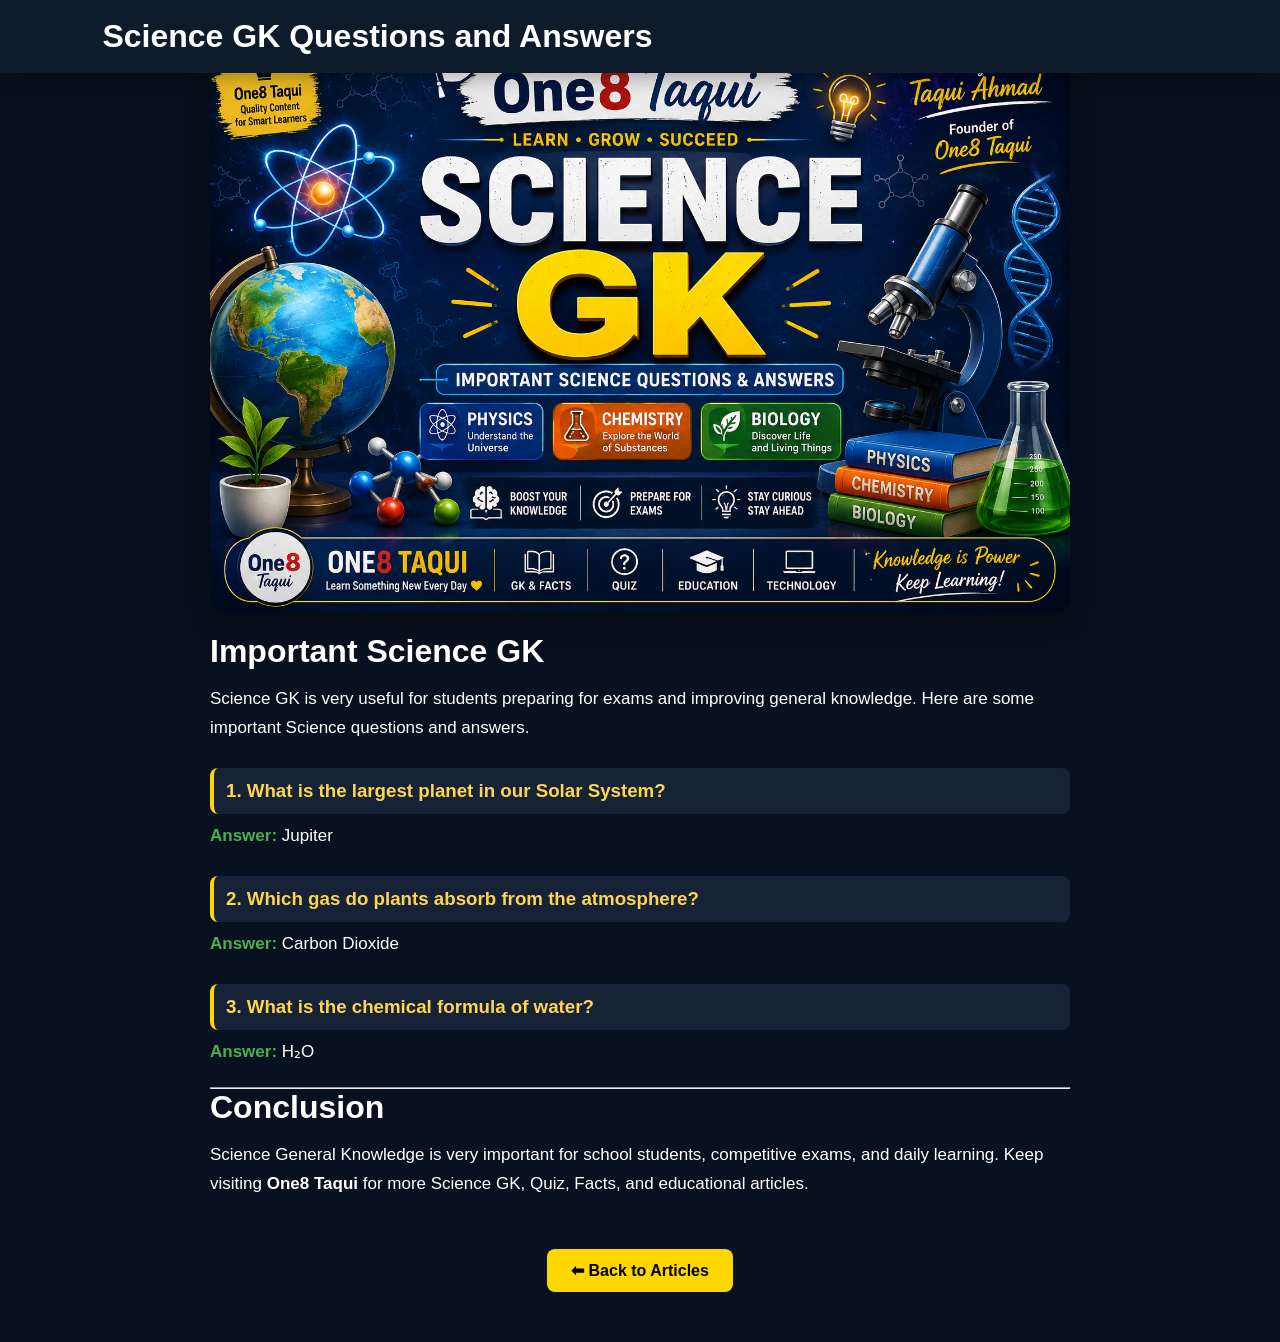
<file: article3.html>
<!DOCTYPE html>
<html>
<head>
    <title>Science GK - Important Science Questions and Answers</title>
    <meta name="description" content="Learn important Science GK questions and answers including Physics, Chemistry and Biology facts.">
    <link rel="stylesheet" href="style.css">
</head>

<body>

<header>
    <h1>Science GK Questions and Answers</h1>
</header>

<section class="article">
    <img src="science-gk-banner.png" alt="Science GK">

    <h2>Important Science GK</h2>

    <p>
        Science GK is very useful for students preparing for exams and improving general knowledge.
        Here are some important Science questions and answers.
    </p>

    <h3>1. What is the largest planet in our Solar System?</h3>
    <p><b>Answer:</b> Jupiter</p>

    <h3>2. Which gas do plants absorb from the atmosphere?</h3>
    <p><b>Answer:</b> Carbon Dioxide</p>

    <h3>3. What is the chemical formula of water?</h3>
    <p><b>Answer:</b> H₂O</p>
<hr>

<h2>Conclusion</h2>

<p>
Science General Knowledge is very important for school students, competitive exams, and daily learning. Keep visiting <strong>One8 Taqui</strong> for more Science GK, Quiz, Facts, and educational articles.
</p>
    <div class="article-buttons">
    <a href="articles.html" class="btn">⬅ Back to Articles</a>
    </div>
</section>

</body>
</html>
</file>
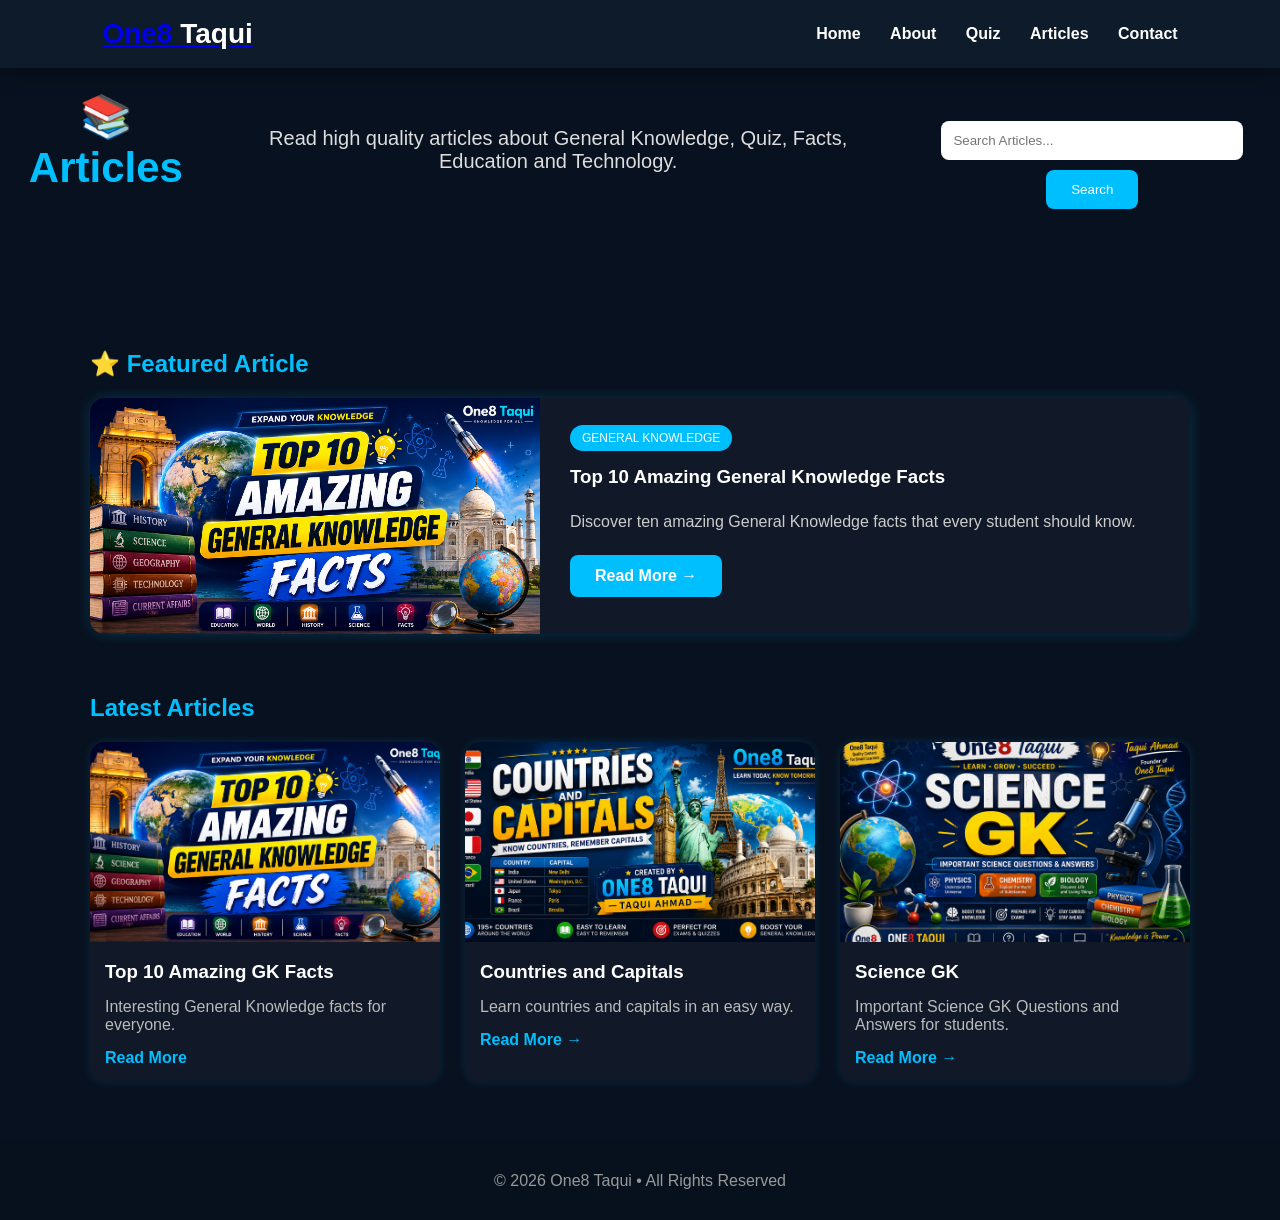
<file: articles.html>
<!DOCTYPE html>
<html lang="en">
<head>
<meta charset="UTF-8">
<meta name="viewport" content="width=device-width, initial-scale=1.0">
<title>Articles | One8 Taqui</title>
<meta name="description" content="Read the latest General Knowledge, Quiz, Facts, Education and Technology articles on One8 Taqui.">

<link rel="stylesheet" href="style.css">
</head>

<body>

<header class="header">

<div class="logo">
<a href="index.html">One8 <span>Taqui</span></a>
</div>

<nav>
<a href="index.html">Home</a>
<a href="about.html">About</a>
<a href="quiz.html">Quiz</a>
<a href="articles.html" class="active">Articles</a>
<a href="contact.html">Contact</a>
</nav>

</header>

<section class="hero">

<h1>📚 Articles</h1>

<p>
Read high quality articles about General Knowledge, Quiz, Facts, Education and Technology.
</p>

<div class="search-box">

<input type="text" placeholder="Search Articles...">

<button>Search</button>

</div>

</section>

<section class="featured">

<h2>⭐ Featured Article</h2>

<div class="featured-card">

<img src="images/gk-facts.jpg" alt="GK Facts">

<div class="featured-content">

<span class="tag">GENERAL KNOWLEDGE</span>

<h3>Top 10 Amazing General Knowledge Facts</h3>

<p>

Discover ten amazing General Knowledge facts that every student should know.

</p>

<a href="article1.html" class="btn">
Read More →
</a>

</div>

</div>

</section>

<section class="articles">

<h2>Latest Articles</h2>

<div class="article-grid">

<div class="article-card">

<img src="images/gk-facts.jpg">

<h3>Top 10 Amazing GK Facts</h3>

<p>

Interesting General Knowledge facts for everyone.

</p>

<a href="article1.html">
Read More
</a>

</div>

<div class="article-card">

<img src="country-capitals-banner.png" alt="Countries and Capitals">

<h3>Countries and Capitals</h3>

<p>

Learn countries and capitals in an easy way.

</p>

<a href="article2.html">
Read More →
</a>

</div>

<div class="article-card">

<img src="science-gk-banner.png" alt="Science GK">

<h3>Science GK</h3>

<p>

Important Science GK Questions and Answers for students.

</p>

<a href="article3.html">
Read More →
</a>

</div>

</div>

</section>

<footer>

<p>

© 2026 One8 Taqui • All Rights Reserved

</p>

</footer>

</body>
</html>
</file>
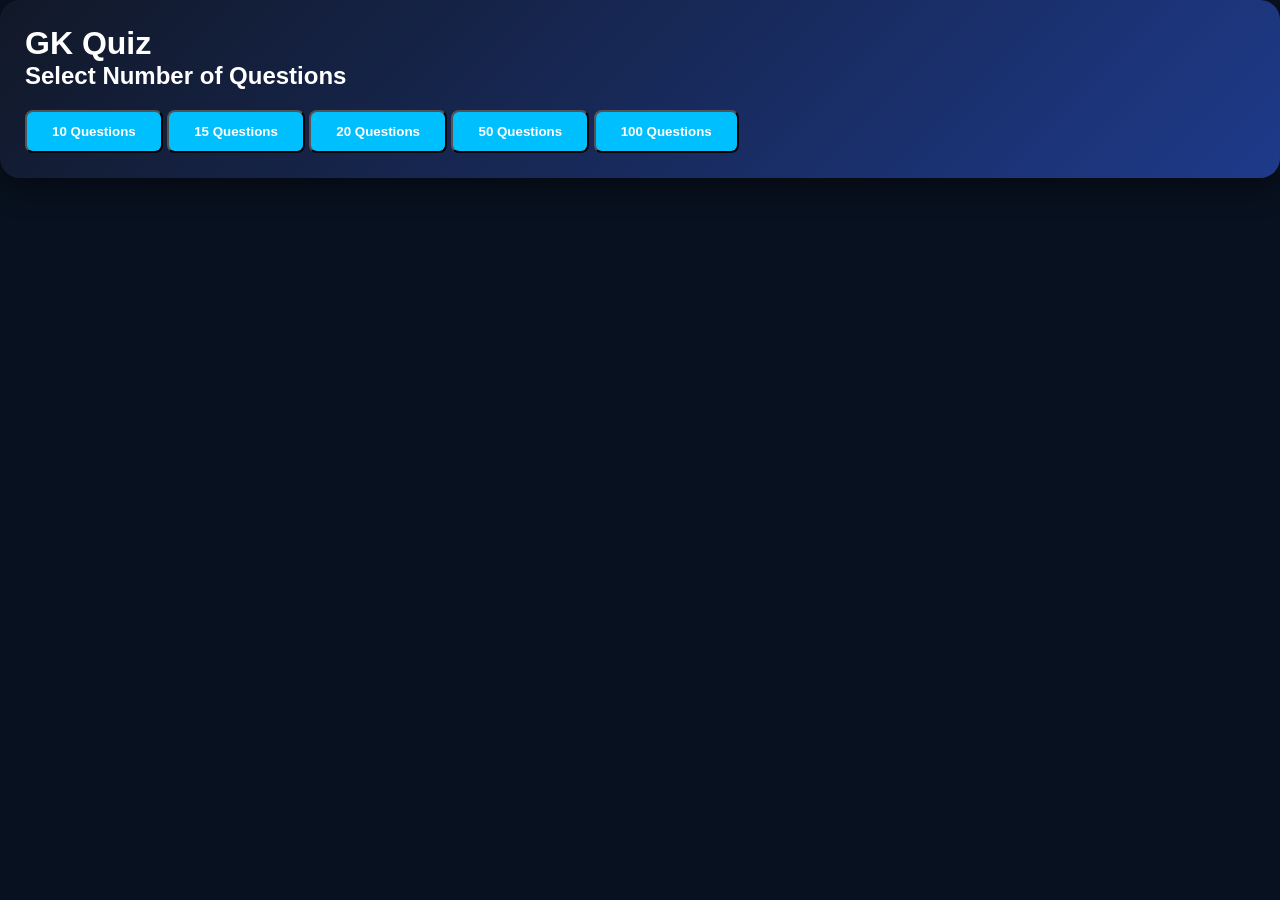
<file: quiz.html>
<!DOCTYPE html>
<html lang="en">
<head>
  <meta charset="UTF-8">
  <meta name="viewport" content="width=device-width, initial-scale=1.0">
  <title>GK Quiz - One8 Taqui</title>
  <link rel="stylesheet" href="style.css">
</head>
<body>

<div class="quiz-container">

  <!-- Start Screen -->
  <div id="quizStart">
    <h1>GK Quiz</h1>
    <h2>Select Number of Questions</h2>

    <button class="btn" onclick="startQuiz(10)">10 Questions</button>
    <button class="btn" onclick="startQuiz(15)">15 Questions</button>
    <button class="btn" onclick="startQuiz(20)">20 Questions</button>
    <button class="btn" onclick="startQuiz(50)">50 Questions</button>
    <button class="btn" onclick="startQuiz(100)">100 Questions</button>
  </div>

  <!-- Quiz Screen -->
  <div id="quizBox" style="display:none;">
    <h1>GK Quiz</h1>
<div id="timer">⏱️ Time Left: 15s</div>
    <h2 id="question"></h2>

    <div id="answers"></div>

    <button id="nextBtn" class="btn" style="display:none;">Next</button>
  </div>

</div>

<script src="quiz.js"></script>

</body>
</html>
</file>
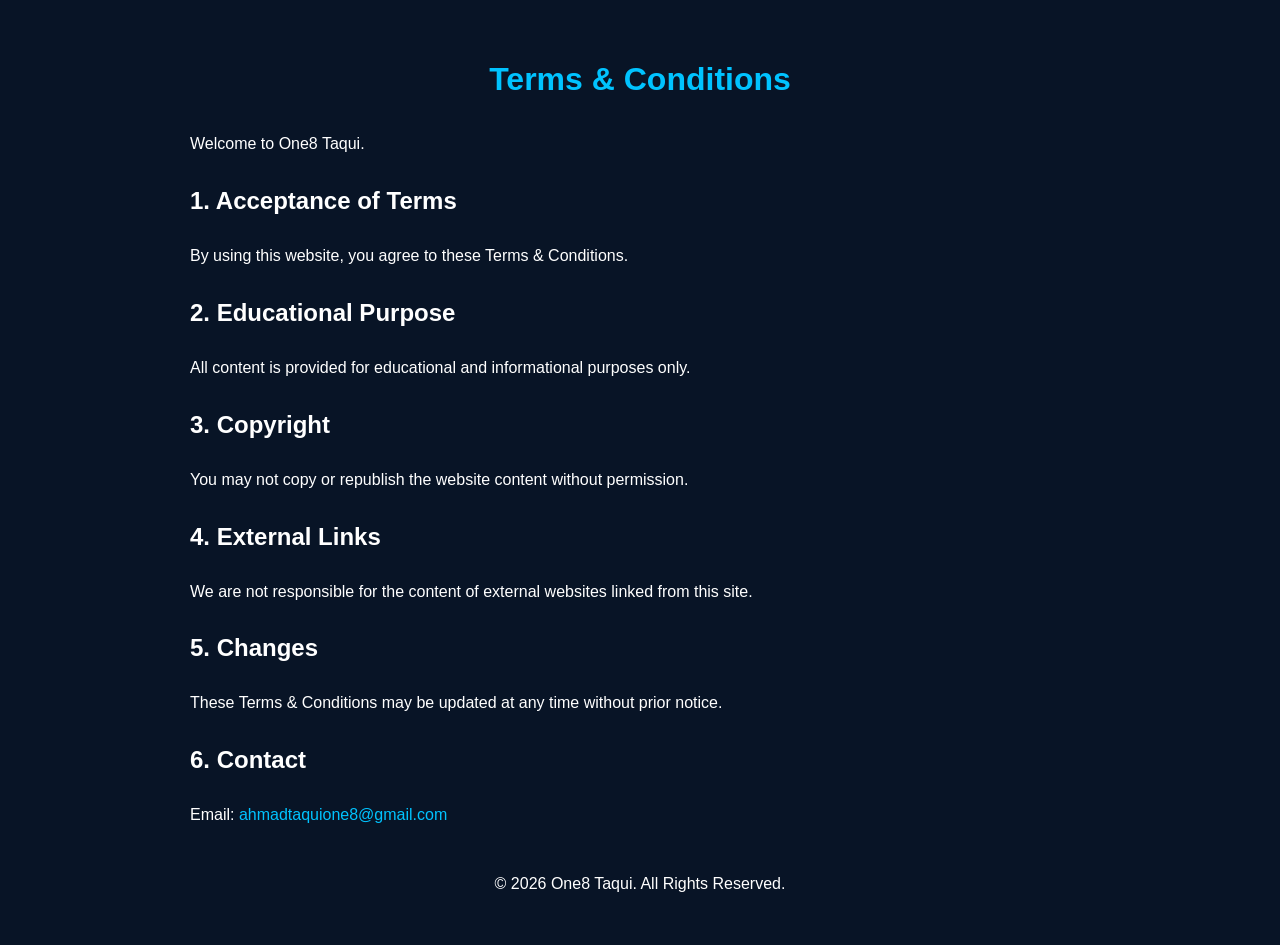
<file: terms.html>
<!DOCTYPE html>
<html lang="en">
<head>
<meta charset="UTF-8">
<meta name="viewport" content="width=device-width, initial-scale=1.0">
<title>Terms & Conditions | One8 Taqui</title>

<style>
body{
    margin:0;
    padding:30px;
    background:#081426;
    color:white;
    font-family:Arial,sans-serif;
    line-height:1.8;
}
.container{
    max-width:900px;
    margin:auto;
}
h1{
    color:#00c3ff;
    text-align:center;
}
a{
    color:#00c3ff;
    text-decoration:none;
}
</style>
</head>

<body>

<div class="container">

<h1>Terms & Conditions</h1>

<p>Welcome to One8 Taqui.</p>

<h2>1. Acceptance of Terms</h2>
<p>By using this website, you agree to these Terms & Conditions.</p>

<h2>2. Educational Purpose</h2>
<p>All content is provided for educational and informational purposes only.</p>

<h2>3. Copyright</h2>
<p>You may not copy or republish the website content without permission.</p>

<h2>4. External Links</h2>
<p>We are not responsible for the content of external websites linked from this site.</p>

<h2>5. Changes</h2>
<p>These Terms & Conditions may be updated at any time without prior notice.</p>

<h2>6. Contact</h2>
<p>Email: <a href="mailto:ahmadtaquione8@gmail.com">ahmadtaquione8@gmail.com</a></p>

<p style="text-align:center;margin-top:40px;">
© 2026 One8 Taqui. All Rights Reserved.
</p>

</div>

</body>
</html>
</file>
<file: style.css>
*{
margin:0;
padding:0;
box-sizing:border-box;
scroll-behavior:smooth;
}

body{
font-family:'Poppins',sans-serif;
background:#08111f;
color:#fff;
}

header{
position:fixed;
top:0;
left:0;
width:100%;
padding:18px 8%;
background:#0d1b2a;
display:flex;
justify-content:space-between;
align-items:center;
z-index:1000;
box-shadow:0 5px 20px rgba(0,0,0,.3);
}

.logo{
font-size:28px;
font-weight:800;
color:#00c3ff;
}

.logo span{
color:#ffffff;
}

nav a{
color:#fff;
text-decoration:none;
margin-left:25px;
font-weight:600;
transition:.3s;
}

nav a:hover{
color:#00c3ff;
}

.hero{
min-height:300px;
display:flex;
align-items:center;
justify-content:space-between;
padding:40px 8% 60px;
gap:40px;
}

.hero-left{
max-width:600px;
}

.hero h1{
font-size:60px;
line-height:1.2;
margin-bottom:20px;
}

.hero h1 span{
color:#00c3ff;
}

.hero p{
font-size:20px;
color:#d8d8d8;
margin-bottom:30px;
}

.btn{
display:inline-block;
padding:15px 35px;
background:#00c3ff;
color:#000;
text-decoration:none;
border-radius:40px;
font-weight:bold;
transition:.3s;
}

.btn:hover{
transform:scale(1.08);
}

.hero-right img{
width:350px;
max-width:100%;
border-radius:20px;
box-shadow:0 0 35px #00c3ff;
}
.about,
.quiz,
.blog,
.contact{
padding:80px 8%;
text-align:center;
}

.about h2,
.quiz h2,
.blog h2,
.contact h2{
font-size:40px;
color:#00c3ff;
margin-bottom:25px;
}

.about p,
.quiz p,
.blog p,
.contact p{
font-size:18px;
line-height:1.8;
margin-bottom:20px;
color:#ddd;
}

.card{
background:#12263f;
padding:30px;
border-radius:15px;
box-shadow:0 0 20px rgba(0,195,255,.2);
max-width:700px;
margin:auto;
}
.card img{
    width:100%;
    height:auto;
    display:block;
    border-radius:10px;
    margin-bottom:20px;
}
.contact a,
.footer-links a{
color:#00c3ff;
text-decoration:none;
}

footer{
background:#06111d;
padding:40px 8%;
text-align:center;
}

.footer-links{
margin:20px 0;
}

.footer-links a{
margin:0 12px;
}

.copyright{
color:#aaa;
margin-top:15px;
}

@media(max-width:768px){

header{
flex-direction:column;
}

nav{
margin-top:15px;
}

nav a{
margin:8px;
display:inline-block;
}

.hero{
flex-direction:column;
text-align:center;
padding-top:150px;
}

.hero h1{
font-size:40px;
}

.hero-right img{
width:260px;
}

  }
/* Mobile Responsive */
@media (max-width:768px){

header{
    flex-direction:column;
    padding:15px;
}

nav{
    margin-top:15px;
    display:flex;
    flex-wrap:wrap;
    justify-content:center;
}

nav a{
    margin:8px 12px;
}

.hero{
    flex-direction:column;
    text-align:center;
    padding:150px 20px 50px;
}

.hero-left h1{
    font-size:42px;
}

.hero p{
    font-size:18px;
}

.hero-right img{
    width:260px;
}

  }
/* ===========================
   ARTICLES PAGE
=========================== */

.hero{
    text-align:center;
    padding:60px 20px;
}

.hero h1{
    font-size:42px;
    color:#00bfff;
    margin-bottom:15px;
}

.hero p{
    color:#ddd;
    max-width:700px;
    margin:auto;
}

.search-box{
    margin-top:30px;
    display:flex;
    justify-content:center;
    gap:10px;
    flex-wrap:wrap;
}

.search-box input{
    width:320px;
    max-width:90%;
    padding:12px;
    border-radius:8px;
    border:none;
    outline:none;
}

.search-box button{
    padding:12px 25px;
    background:#00bfff;
    color:#fff;
    border:none;
    border-radius:8px;
    cursor:pointer;
}

.featured{
    width:90%;
    max-width:1100px;
    margin:50px auto;
}

.featured h2{
    color:#00bfff;
    margin-bottom:20px;
}

.featured-card{
    display:flex;
    flex-wrap:wrap;
    background:#111827;
    border-radius:15px;
    overflow:hidden;
    box-shadow:0 0 15px rgba(0,191,255,.2);
}

.featured-card img{
    width:100%;
    max-width:450px;
    object-fit:cover;
}

.featured-content{
    flex:1;
    padding:30px;
}

.tag{
    background:#00bfff;
    color:#fff;
    padding:6px 12px;
    border-radius:20px;
    font-size:12px;
}

.featured-content h3{
    margin:20px 0;
    color:#fff;
}

.featured-content p{
    color:#ccc;
    line-height:1.7;
}

.btn{
    display:inline-block;
    margin-top:20px;
    background:#00bfff;
    color:#fff;
    padding:12px 25px;
    border-radius:8px;
    text-decoration:none;
}

.articles{
    width:90%;
    max-width:1100px;
    margin:60px auto;
}

.articles h2{
    color:#00bfff;
    margin-bottom:20px;
}

.article-grid{
    display:grid;
    grid-template-columns:repeat(auto-fit,minmax(280px,1fr));
    gap:25px;
}

.article-card{
    background:#111827;
    border-radius:15px;
    overflow:hidden;
    transition:.3s;
    box-shadow:0 0 10px rgba(0,191,255,.15);
}

.article-card:hover{
    transform:translateY(-8px);
}

.article-card img{
    width:100%;
    height:200px;
    object-fit:cover;
}

.article-card h3{
    padding:15px;
    color:#fff;
}

.article-card p{
    padding:0 15px;
    color:#bbb;
}

.article-card a{
    display:inline-block;
    margin:15px;
    color:#00bfff;
    text-decoration:none;
    font-weight:bold;
}

footer{
    text-align:center;
    padding:30px;
    color:#999;
  }
/* Quiz Premium Design */

.quiz-container {
  background: linear-gradient(135deg, #111827, #1e3a8a);
  color: white;
  border-radius: 20px;
  padding: 25px;
  box-shadow: 0 10px 30px rgba(0,0,0,0.4);
}

.question {
  font-size: 22px;
  font-weight: bold;
  margin-bottom: 20px;
  animation: fadeIn 0.6s ease;
}

.option {
  background: white;
  padding: 14px;
  margin: 12px 0;
  border-radius: 12px;
  cursor: pointer;
  border: 2px solid #ddd;
  transition: 0.3s;
}

.option {
  background: rgba(255,255,255,0.1);
  color: white;
  border: 2px solid rgba(255,255,255,0.3);
}

/* Correct Answer */
.correct {
  background: #28a745 !important;
  color: white;
  animation: pop 0.4s;
}

/* Wrong Answer */
.wrong {
  background: #dc3545 !important;
  color: white;
  animation: shake 0.4s;
}


/* Animations */

@keyframes slideUp {
  from {
    opacity: 0;
    transform: translateY(40px);
  }
  to {
    opacity: 1;
    transform: translateY(0);
  }
}

@keyframes fadeIn {
  from {
    opacity:0;
  }
  to {
    opacity:1;
  }
}

@keyframes pop {
  50% {
    transform: scale(1.1);
  }
}

@keyframes shake {
  25% { transform: translateX(-8px); }
  50% { transform: translateX(8px); }
  75% { transform: translateX(-8px); }
      }
#timer {
  color: white;
  font-size: 22px;
  font-weight: bold;
  text-align: center;
  margin: 15px 0;
}
.article {
    max-width: 900px;
    margin: auto;
    padding: 20px;
}

.article img {
    width: 100%;
    border-radius: 12px;
    margin-bottom: 20px;
}

.article h2 {
    font-size: 32px;
    margin-bottom: 15px;
}

.article h3 {
    margin-top: 20px;
    color: #ffd54f;
}

.article p {
    line-height: 1.8;
    font-size: 18px;
    }
.article p b {
    color: #4CAF50;
}
.article h3 {
    margin-top: 25px;
    padding: 12px;
    background: #162235;
    border-left: 4px solid #FFD700;
    border-radius: 8px;
}

.article p {
    margin: 8px 0 20px;
    font-size: 17px;
    line-height: 1.7;
    }
.article img {
    width: 100%;
    max-width: 900px;
    display: block;
    margin: 20px auto;
    border-radius: 15px;
    box-shadow: 0 8px 25px rgba(0,0,0,0.4);
}
.article-buttons {
    text-align: center;
    margin: 30px 0;
}

.article-buttons .btn {
    display: inline-block;
    background: #FFD700;
    color: #000;
    padding: 12px 24px;
    border-radius: 8px;
    text-decoration: none;
    font-weight: bold;
}

.article-buttons .btn:hover {
    background: #FFC107;
}
</file>
